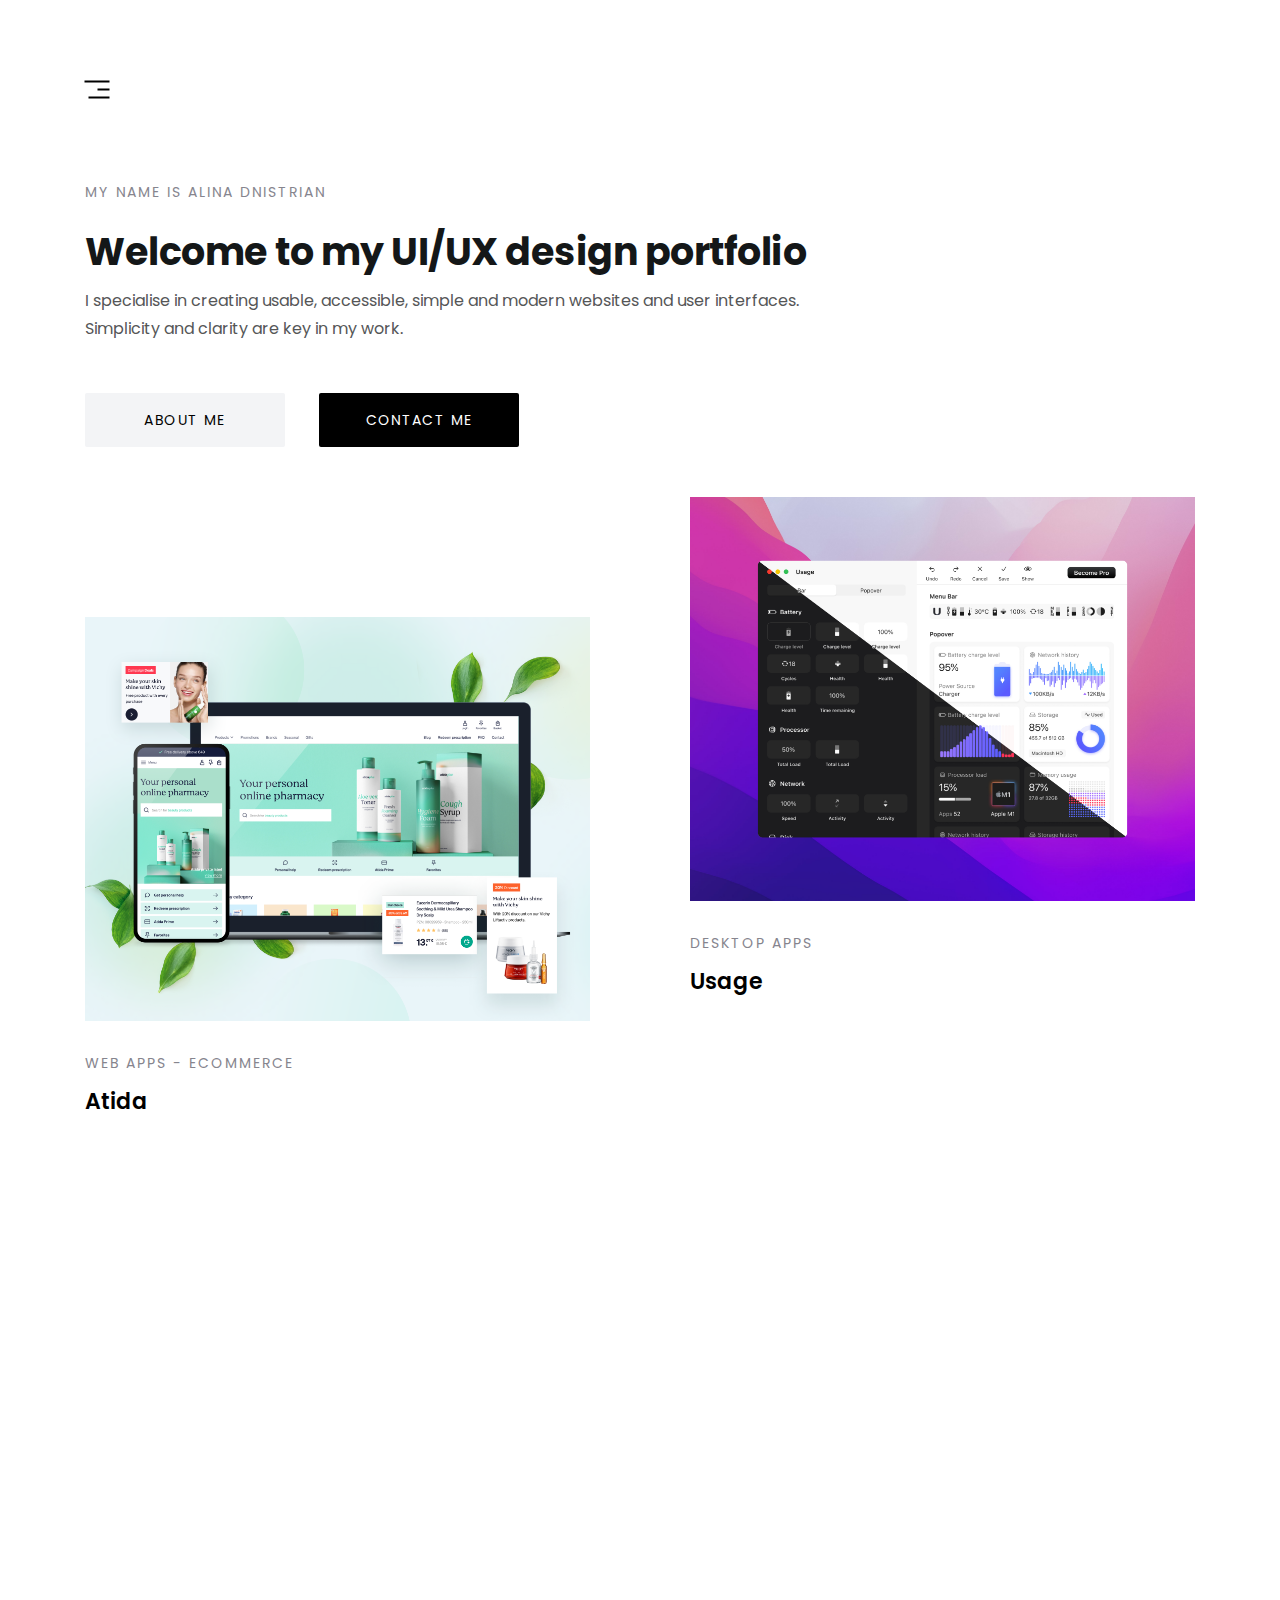
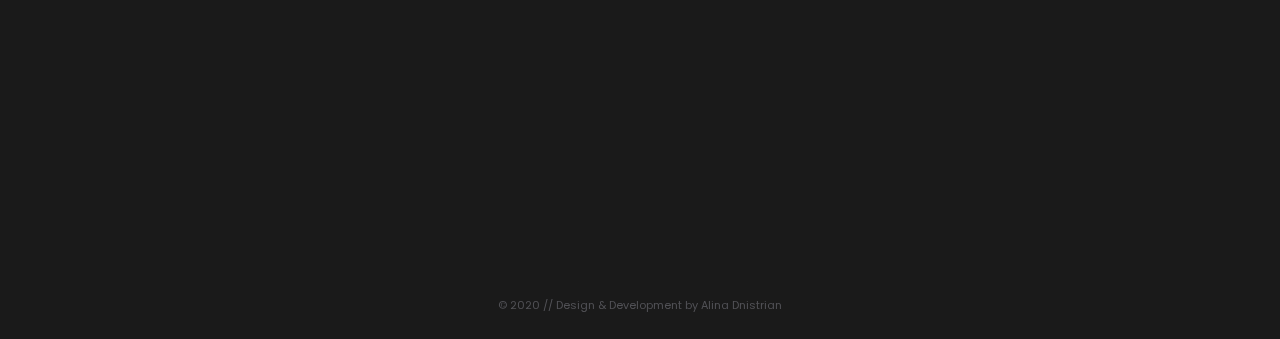
<file: index.html>
<!DOCTYPE html>
<html lang="en">

<head>
    <meta charset="UTF-8">

    <link rel="canonical" href="https://uxalina.com">
    <title>UX/UI Designer - Alina Dnistrian - Amsterdam</title>
    <meta name="description" content="I’m a UI/UX designer living in Amsterdam, passionate about building great products that make people’s lives easier.">
    <meta name="keywords" content="Alina Dnistrian, ui/ux, ui design, ux design, interaction design, user experience, user interface, web design, web designer, mobile apps designer, front-end designer, product design, Amsterdam">
    <meta name="author" content="Alina Dnistrian">
    <meta name="copyright" content="Copyright Alina Dnistrian">

    <meta property="og:url" content="https://uxalina.com">
    <meta property="og:title" content="UX/UI Designer - Alina Dnistrian - Amsterdam">
    <meta property="og:description" content="I’m a UI/UX designer living in Amsterdam, passionate about building great products that make people’s lives easier.">
    <meta property="og:type" content="website">
    <meta property="og:image" content="https://uxalina.com/images/share.jpg">

    <meta name="twitter:card" content="summary">
    <meta name="twitter:title" content="UX/UI Designer - Alina Dnistrian - Amsterdam">
    <meta name="twitter:description" content="I’m a UI/UX designer living in Amsterdam, passionate about building great products that make people’s lives easier.">
    <meta name="twitter:image" content="https://uxalina.com/images/share.jpg">

    <meta name="viewport" content="width=device-width, initial-scale=1, maximum-scale=1, user-scalable=yes">
    <link rel="icon" type="image/x-icon" href="favicon.ico" />
    <link rel="apple-touch-icon" sizes="180x180" href="/apple-touch-icon.png">
    <link rel="icon" type="image/png" sizes="32x32" href="/favicon-32x32.png">
    <link rel="icon" type="image/png" sizes="16x16" href="/favicon-16x16.png">
    <link rel="manifest" href="/site.webmanifest">
    <meta name="theme-color" content="#ffffff">

    <script src="https://ajax.googleapis.com/ajax/libs/jquery/3.5.1/jquery.min.js"></script>
    <script src="https://stackpath.bootstrapcdn.com/bootstrap/4.5.2/js/bootstrap.min.js" integrity="sha384-B4gt1jrGC7Jh4AgTPSdUtOBvfO8shuf57BaghqFfPlYxofvL8/KUEfYiJOMMV+rV" crossorigin="anonymous"></script>
    <link rel="stylesheet" href="https://stackpath.bootstrapcdn.com/bootstrap/4.5.2/css/bootstrap.min.css" integrity="sha384-JcKb8q3iqJ61gNV9KGb8thSsNjpSL0n8PARn9HuZOnIxN0hoP+VmmDGMN5t9UJ0Z" crossorigin="anonymous">

    <link rel="stylesheet" href="css/index.css">
    <link rel="stylesheet" href="css/aos.css">
</head>

<body>

    <!-- NAVBAR -->
    <header id="header">
        <nav class="a-nav" id="nav">
            <div class="container relative">
                <div class="row">
                    <div class="nav-content">
                        <ul>
                            <li class="nav-button selected">
                                <a href="/">
                                    <h2>Portfolio</h2>
                                </a>
                            </li>
                            <li class="nav-button">
                                <a href="about.html">
                                    <h2>About</h2>
                                </a>
                            </li>
                            <li class="nav-button">
                                <a href="contact.html">
                                    <h2>Contacts</h2>
                                </a>
                            </li>
                        </ul>

                        <div class="social-container bottom">
                            <a class="social rounded-circle" href="https://www.linkedin.com/in/alina-dnistrian-985208186/" onclick="onEvent('Linkedin', 'Open', 'Navbar')">
                                <img src="./images/social_icons/Linkedin_white.svg" alt="Linkedin icon">
                            </a>

                            <a class="social rounded-circle" href="https://www.behance.net/alinadnistrian" onclick="onEvent('Behance', 'Open', 'Navbar')">
                                <img src="./images/social_icons/Behance_white.svg" alt="Behance icon">
                            </a>

                            <a class="social rounded-circle" href="https://www.instagram.com/uxalina" onclick="onEvent('Instagram', 'Open', 'Navbar')">
                                <img src="./images/social_icons/Instagram_white.svg" alt="Instagram icon">
                            </a>
                        </div>
                    </div>
                </div>
            </div>
        </nav>

        <div class="container-fluid header-company">
            <div class="container">
                <div class="s20 hidden-md" data-aos="fade-up" data-aos-delay="150">
                    <a class="h2 company" href="/">Alina Dnistrian</a>
                </div>
            </div>
        </div>

        <div class="container header-toggle">
            <button class="a-nav-toggle-button" onclick="onNavbarToggled()" data-aos="fade-up" data-aos-delay="150">
                <div class="a-nav-toggle">
                    <span class="toggle-span sp1"></span>
                    <span class="toggle-span sp2"></span>
                    <span class="toggle-span sp3"></span>
                </div>
            </button>
        </div>
    </header>

    <!-- CONTENT -->
    <div class="container">

        <div class="s50 row">
            <div class="col-md-12">
                <div class="s80 s130-lg" data-aos="fade-up" data-aos-offset="0" data-aos-delay="100">
                    <p class="captions">My name is Alina Dnistrian</p>
                </div>

                <div class="row">
                    <div class="s20 col-12 col-md-10">
                        <p class="h2 h1-lg" data-aos="fade-up" data-aos-offset="0" data-aos-delay="150">Welcome to my UI/UX design portfolio</p>
                    </div>
                </div>

                <div class="row">
                    <div class="col-12" data-aos="fade-up" data-aos-offset="0" data-aos-delay="200">
                        <p>I specialise in creating usable, accessible, simple and modern websites and user interfaces.</p>
                        <p>Simplicity and clarity are key in my work.</p>
                    </div>
                </div>

                <div class="s50 hidden visible-md" data-aos="fade-up" data-aos-delay="200">
                    <a class="a-btn" href="about.html">
                        <button class="b-secondary fix">About me</button>
                    </a>
                    <button class="b-primary fix" data-toggle="modal" data-target="#contactModal" onclick="onEvent('Contact modal', 'Open')">Contact me</button>
                </div>

                <div class="s50 row hidden-md" data-aos="fade-up" data-aos-delay="200">
                    <div class="col-12">
                        <a href="about.html">
                            <button class="b-secondary fix">About me</button>
                        </a>
                    </div>
                    <div class="s20 col-12">
                        <button class="b-primary fix" data-toggle="modal" data-target="#contactModal" onclick="onEvent('Contact modal', 'Open')">Contact me</button>
                    </div>
                </div>
            </div>
        </div>

        <div class="s70-lg row">

            <div class="s100 col-12 col-md-6 proj-container locked" data-aos="fade-up" data-aos-offset="0" data-aos-delay="100">
                <a>
                    <figure class="image">
                        <img src="images/proj_atida.png" alt="Atida">
                    </figure>
                    <p class="s30 captions">Web apps - ECommerce</p>
                    <h3 class="s10">Atida</h3>
                </a>
            </div>

            <div class="s100 col-12 col-md-6 proj-container" data-aos="fade-up" data-aos-offset="0" data-aos-delay="100">
                <a href="https://usage-for-mac-landing.webflow.io/">
                    <figure class="image">
                        <img src="images/proj_usage.png" alt="Usage">
                    </figure>
                    <p class="s30 captions">Desktop Apps</p>
                    <h3 class="s10">Usage</h3>
                </a>
            </div>

            <div class="s100 col-12 col-md-6 proj-container" data-aos="fade-up" data-aos-offset="0" data-aos-delay="100">
                <a href="scooty.html">
                    <figure class="image">
                        <img src="images/proj_scooty.png" alt="Scooter rent iWatch app">
                    </figure>
                    <p class="s30 captions">Smart watch Apps</p>
                    <h3 class="s10">Scooter rent iWatch app</h3>
                </a>
            </div>

            <div class="s100 col-12 col-md-6 proj-container" data-aos="fade-up" data-aos-offset="0" data-aos-delay="100">
                <a href="https://www.behance.net/gallery/88294119/Campaign-management-system" onclick="onEvent('Behance', 'Open', 'CMS case')">
                    <figure class="image">
                        <img src="images/proj_cms.png" alt="Campaign management system">
                    </figure>
                    <p class="s30 captions">Web apps</p>
                    <h3 class="s10">Campaign management system</h3>
                </a>
            </div>

            <div class="s100 col-12 col-md-6 proj-container" data-aos="fade-up" data-aos-offset="100" data-aos-delay="100">
                <a href="https://www.behance.net/gallery/93179153/Food-Delivery-App-UXUI-design" onclick="onEvent('Behance', 'Open', 'Food Delivery case')">
                    <figure class="image">
                        <img src="images/proj_food.png" alt="Food Delivery App">
                    </figure>
                    <p class="s30 captions">Mobile Apps</p>
                    <h3 class="s10">Food Delivery App</h3>
                </a>
            </div>

            <div class="s100 col-12 col-md-6 proj-container" data-aos="fade-up" data-aos-offset="200" data-aos-delay="100">
                <a href="https://www.behance.net/gallery/89624161/Slot-Machine-Games" onclick="onEvent('Behance', 'Open', 'Slot Machine case')">
                    <figure class="image">
                        <img src="images/proj_games.png" alt="Entertainment & Games">
                    </figure>
                    <p class="s30 captions">Mobile landing pages</p>
                    <h3 class="s10">Entertainment & Games</h3>
                </a>
            </div>

            <div class="s100 col-12 col-md-6 proj-container" data-aos="fade-up" data-aos-offset="100" data-aos-delay="100">
                <a href="https://www.behance.net/gallery/76618737/Taxi-app" onclick="onEvent('Behance', 'Open', 'Taxi case')">
                    <figure class="image">
                        <img src="images/proj-taxi.png" alt="Taxi app">
                    </figure>
                    <p class="s30 captions">Mobile Apps</p>
                    <h3 class="s10">Taxi app</h3>
                </a>
            </div>

        </div>
    </div>

    <!-- Modal -->
    <div class="modal fade" id="contactModal" tabindex="-1" role="dialog" aria-labelledby="contactModalLabel" aria-hidden="true">
        <div class="modal-dialog modal-dialog-centered" role="document">
            <div class="modal-content">
                <div class="modal-header">
                    <button type="button" class="close" data-dismiss="modal" aria-label="Close">
                        <span class="cross"></span>
                    </button>
                </div>
                <div class="modal-body">
                    <div class="row">
                        <div class="col-12">
                            <h3>Let's create something valuable together.</h3>
                        </div>

                        <div class="s20 col-12">
                            <p>Feel free to contact me.</p>
                        </div>

                        <div class="s20 col-12">
                            <a href="mailto:alina.dnistrian@gmail.com" onclick="onEvent('Email', 'Open', 'Contact modal')">
                                <button class="b-secondary">EMAIL</button>
                            </a>
                        </div>

                        <div class="s20 col-12">
                            <p>
                                Also, you can contact me on
                                <a href="https://www.linkedin.com/in/alina-dnistrian-985208186/" class="blacklink" onclick="onEvent('Linkedin', 'Open', 'Contact modal text')">LinkedIn</a>
                                and follow me on
                                <a href="https://www.behance.net/alinadnistrian" class="blacklink" onclick="onEvent('Behance', 'Open', 'Contact modal text')">Behance</a>
                                and
                                <a href="https://www.instagram.com/uxalina" class="blacklink" onclick="onEvent('Instagram', 'Open', 'Contact modal text')">Instagram</a>.
                                Thank you.
                            </p>

                            <div class="s10 social-container active centered">
                                <a class="social bright rounded-circle" href="https://www.linkedin.com/in/alina-dnistrian-985208186/" onclick="onEvent('Linkedin', 'Open', 'Contact modal')">
                                    <img src="/images/social_icons/Linkedin_black.svg" alt="Linkedin">
                                </a>

                                <a class="social bright rounded-circle" href="https://www.behance.net/alinadnistrian" onclick="onEvent('Behance', 'Open', 'Contact modal')">
                                    <img src="/images/social_icons/Behance_black.svg" alt="Behance">
                                </a>

                                <a class="social bright rounded-circle" href="https://www.instagram.com/uxalina" onclick="onEvent('Instagram', 'Open', 'Contact modal')">
                                    <img src="/images/social_icons/Instagram_black.svg" alt="Instagram">
                                </a>
                            </div>

                        </div>
                    </div>
                </div>
            </div>
        </div>
    </div>

    <!-- FOOTER -->
    <div class="p1 pb20 s80 s120-md container-fluid footer-back white">
        <div class="container">
            <div class="s60 s120-md row">

                <div class="col-12 col-lg-6" data-aos="fade-up" data-aos-offset="0" data-aos-delay="100">
                    <p class="h3b h3-lg short-text white">Alina Dnistrian</p>
                </div>

                <div class="col-12 col-lg-6">
                    <div class="row">
                        <div class="col-12 col-md-6 col-lg-6 s60 s0-lg" data-aos="fade-up" data-aos-offset="0" data-aos-delay="150">
                            <a class="shadowlink" href="/">Protfolio / Expertise</a>
                            <a class="s15 shadowlink" href="about.html">About me</a>
                            <a class="s15 shadowlink" href="contact.html">Contacts</a>
                        </div>

                        <div class="col-12 col-md-6 col-lg-6 s60 s0-lg" data-aos="fade-up" data-aos-offset="0" data-aos-delay="200">
                            <p class="captions dark-gray">Contacts</p>
                            <a class="s15 shadowlink" href="https://www.linkedin.com/in/alina-dnistrian-985208186/" onclick="onEvent('Linkedin', 'Open', 'Footer')">LinkedIn</a>
                            <a class="s15 shadowlink" href="mailto:alina.dnistrian@gmail.com" onclick="onEvent('Email', 'Open', 'Footer')">alina.dnistrian@gmail.com</a>
                        </div>

                        <div class="col-12 offset-md-6 col-md-6 col-lg-6 s60" data-aos="fade-up" data-aos-offset="0" data-aos-delay="250">
                            <p class="captions dark-gray">Location</p>
                            <a class="s15 shadowlink" href="https://www.google.com/maps/place/Amsterdam" onclick="onEvent('Google maps', 'Open', 'Footer')">Netherlands, Amsterdam</a>
                        </div>
                    </div>
                </div>

            </div>

            <div class="s80 row">
                <p class="col-12 copyright text-center dark-gray">
                    © 2020 // Design & Development by Alina Dnistrian
                </p>
            </div>
        </div>
    </div>

    <script src="scripts/scripts.js"></script>
    <script src="scripts/aos.js"></script>
</body>

</html>
</file>
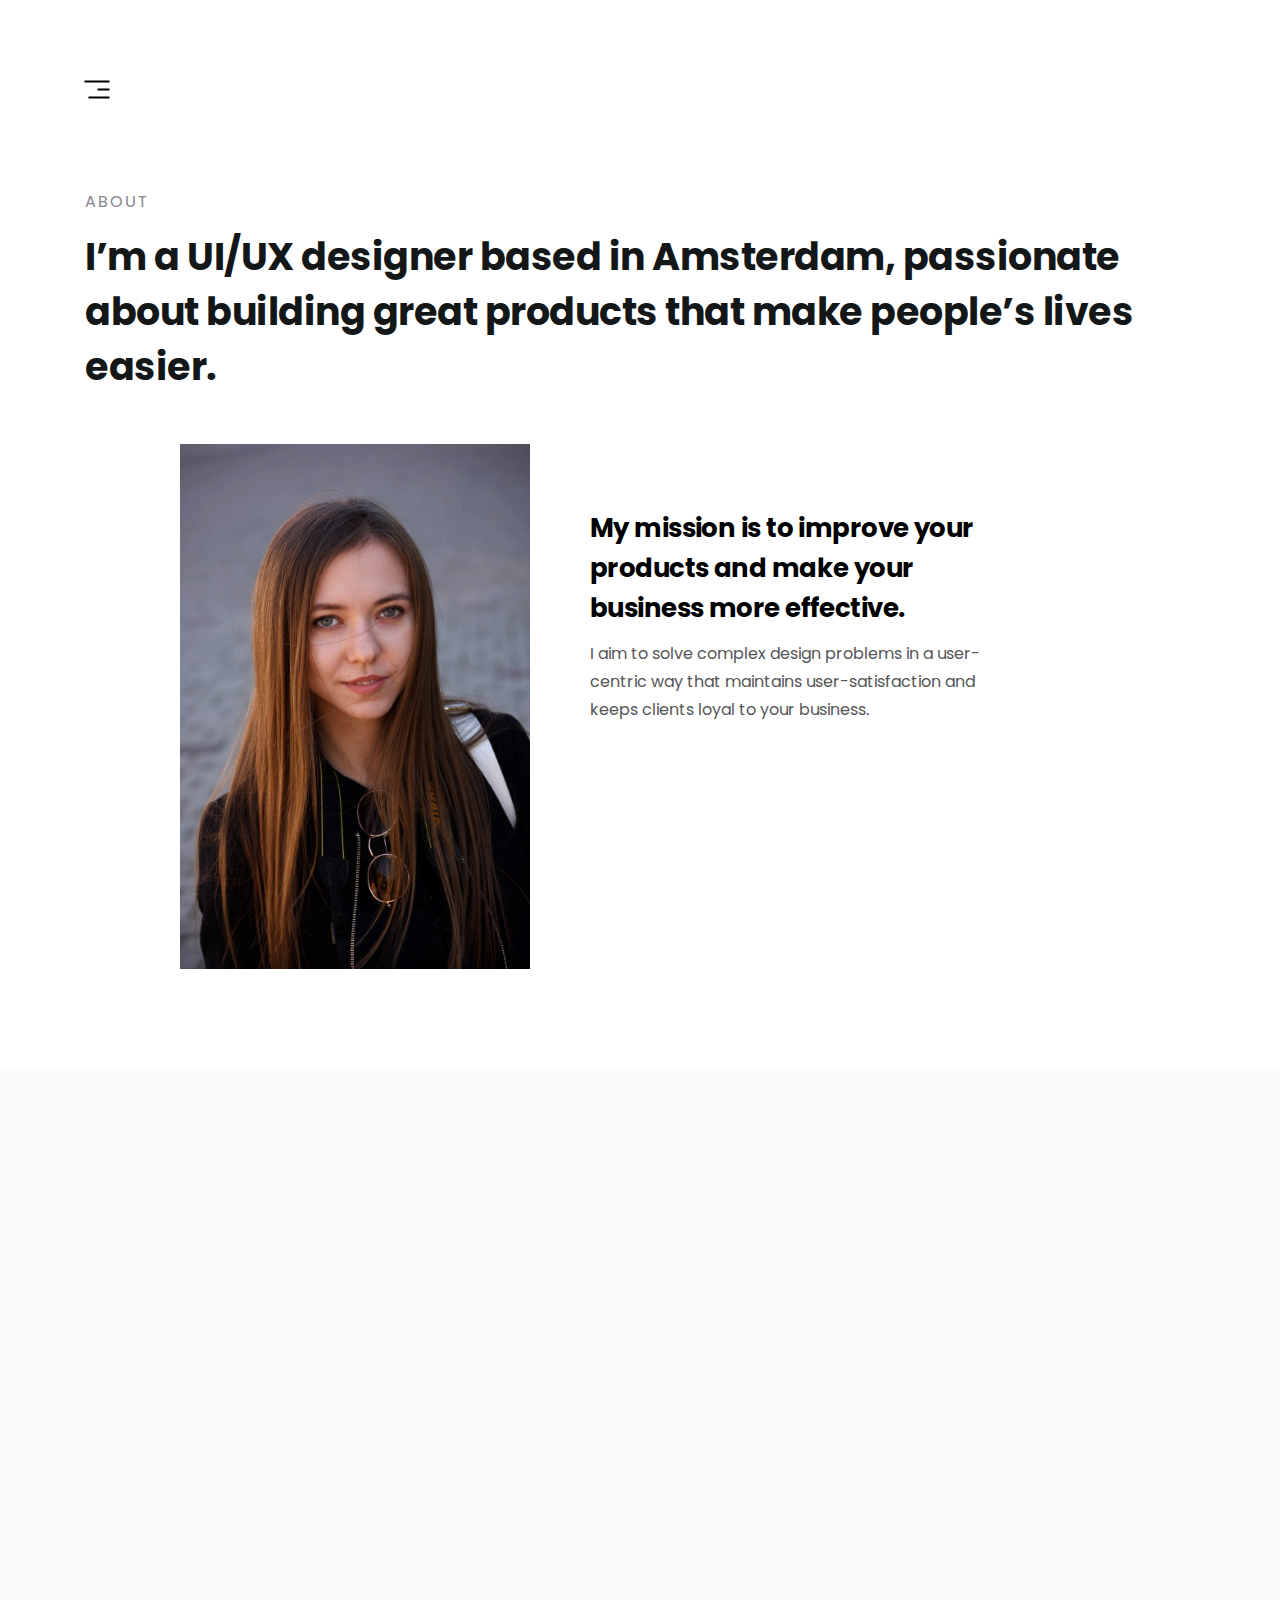
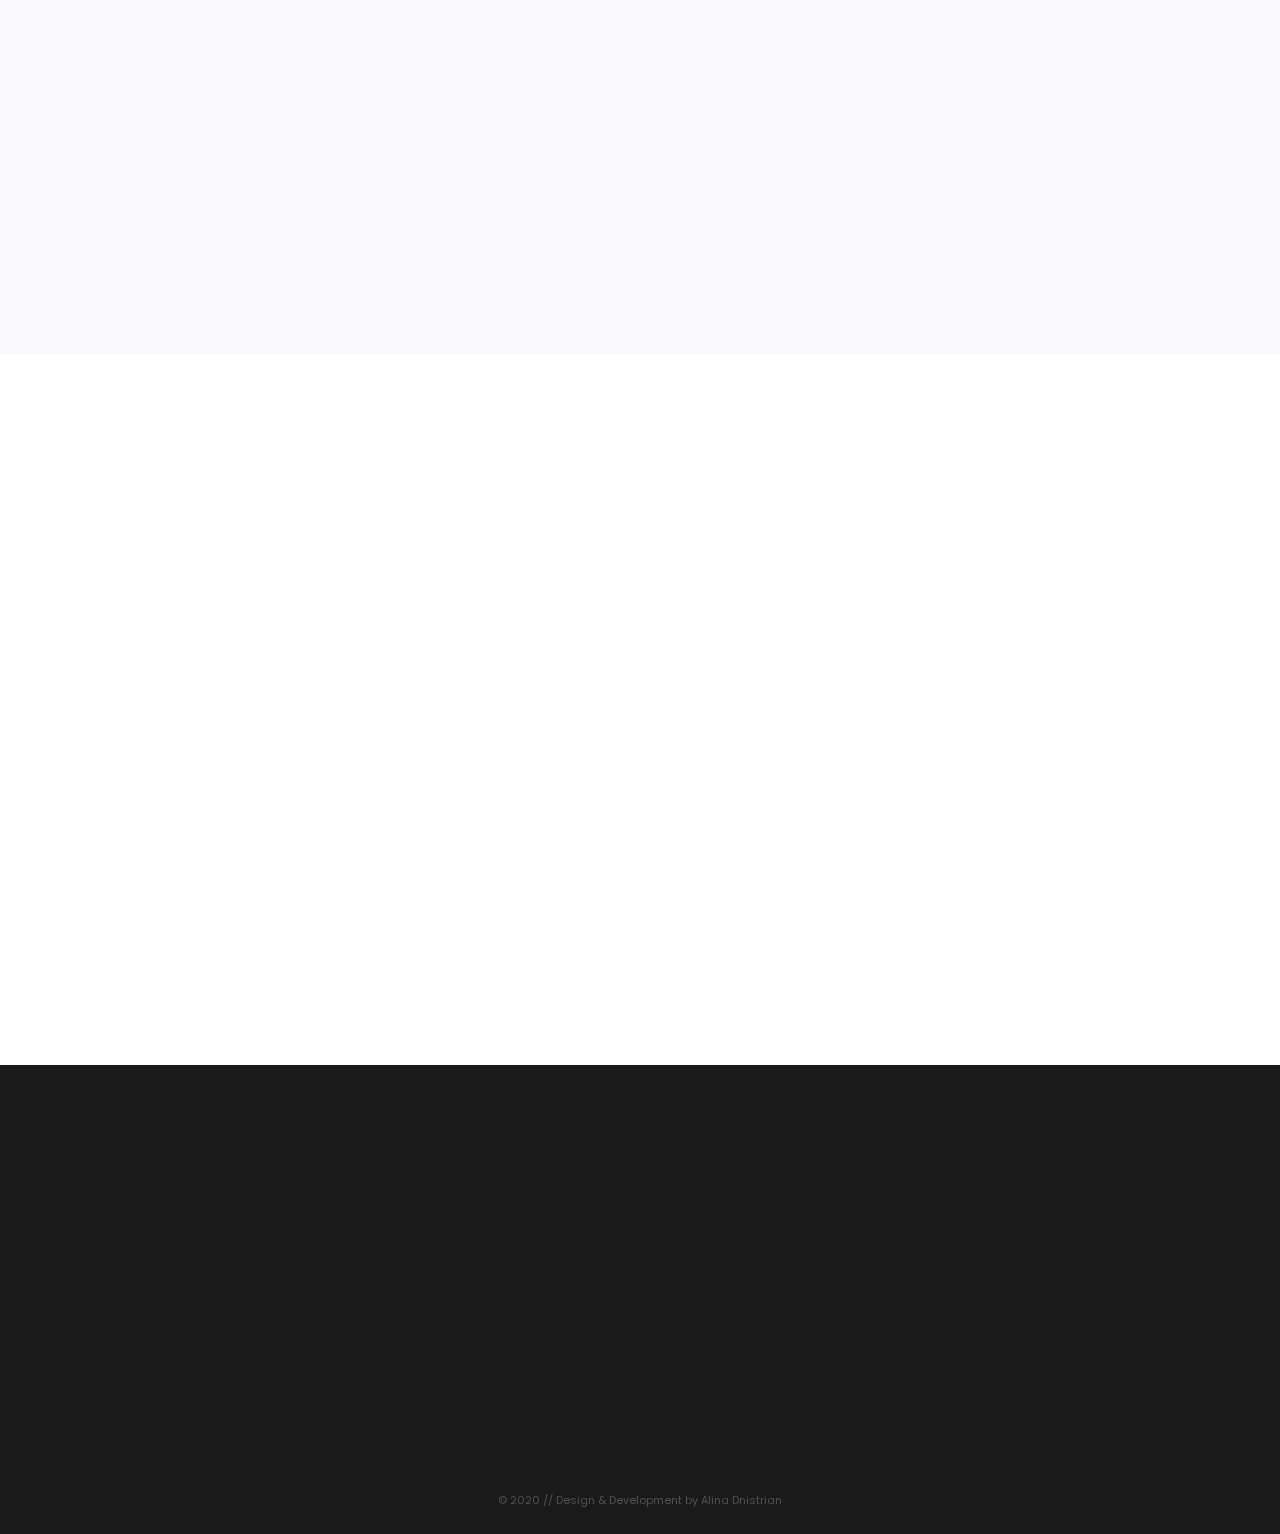
<file: about.html>
<!DOCTYPE html>
<html lang="en">

<head>
    <meta charset="UTF-8">

    <link rel="canonical" href="https://uxalina.com/about.html">
    <title>About - Alina Dnistrian</title>
    <meta name="description" content="I’m a UI/UX designer living in Amsterdam, passionate about building great products that make people’s lives easier.">
    <meta name="keywords" content="Alina Dnistrian, ui/ux, ui design, ux design, interaction design, user experience, user interface, web design, web designer, mobile apps designer, front-end designer, product design, Amsterdam">
    <meta name="author" content="Alina Dnistrian">
    <meta name="copyright" content="Copyright Alina Dnistrian">

    <meta property="og:url" content="https://uxalina.com/about.html">
    <meta property="og:title" content="About - Alina Dnistrian">
    <meta property="og:description" content="I’m a UI/UX designer living in Amsterdam, passionate about building great products that make people’s lives easier.">
    <meta property="og:type" content="website">
    <meta property="og:image" content="https://uxalina.com/images/share.jpg">

    <meta name="twitter:card" content="summary">
    <meta name="twitter:title" content="About - Alina Dnistrian">
    <meta name="twitter:description" content="I’m a UI/UX designer living in Amsterdam, passionate about building great products that make people’s lives easier.">
    <meta name="twitter:image" content="https://uxalina.com/images/share.jpg">

    <meta name="viewport" content="width=device-width, initial-scale=1, maximum-scale=1, user-scalable=yes">
    <link rel="icon" type="image/x-icon" href="favicon.ico" />
    <link rel="apple-touch-icon" sizes="180x180" href="/apple-touch-icon.png">
    <link rel="icon" type="image/png" sizes="32x32" href="/favicon-32x32.png">
    <link rel="icon" type="image/png" sizes="16x16" href="/favicon-16x16.png">
    <link rel="manifest" href="/site.webmanifest">
    <meta name="theme-color" content="#ffffff">

    <script src="https://ajax.googleapis.com/ajax/libs/jquery/3.5.1/jquery.min.js"></script>
    <script src="https://stackpath.bootstrapcdn.com/bootstrap/4.5.2/js/bootstrap.min.js" integrity="sha384-B4gt1jrGC7Jh4AgTPSdUtOBvfO8shuf57BaghqFfPlYxofvL8/KUEfYiJOMMV+rV" crossorigin="anonymous"></script>
    <link rel="stylesheet" href="https://stackpath.bootstrapcdn.com/bootstrap/4.5.2/css/bootstrap.min.css" integrity="sha384-JcKb8q3iqJ61gNV9KGb8thSsNjpSL0n8PARn9HuZOnIxN0hoP+VmmDGMN5t9UJ0Z" crossorigin="anonymous">

    <link rel="stylesheet" href="css/about.css">
    <link rel="stylesheet" href="css/aos.css">
</head>

<body>

    <!-- NAVBAR -->
    <header id="header">
        <nav class="a-nav" id="nav">
            <div class="container relative">
                <div class="row">
                    <div class="nav-content">
                        <ul>
                            <li class="nav-button">
                                <a href="/">
                                    <h2>Portfolio</h2>
                                </a>
                            </li>
                            <li class="nav-button selected">
                                <a href="about.html">
                                    <h2>About</h2>
                                </a>
                            </li>
                            <li class="nav-button">
                                <a href="contact.html">
                                    <h2>Contacts</h2>
                                </a>
                            </li>
                        </ul>

                        <div class="social-container bottom">
                            <a class="social rounded-circle" href="https://www.linkedin.com/in/alina-dnistrian-985208186/" onclick="onEvent('Linkedin', 'Open', 'Navbar')">
                                <img src="./images/social_icons/Linkedin_white.svg" alt="Linkedin icon">
                            </a>

                            <a class="social rounded-circle" href="https://www.behance.net/alinadnistrian" onclick="onEvent('Behance', 'Open', 'Navbar')">
                                <img src="./images/social_icons/Behance_white.svg" alt="Behance icon">
                            </a>

                            <a class="social rounded-circle" href="https://www.instagram.com/uxalina" onclick="onEvent('Instagram', 'Open', 'Navbar')">
                                <img src="./images/social_icons/Instagram_white.svg" alt="Instagram icon">
                            </a>
                        </div>
                    </div>
                </div>
            </div>
        </nav>

        <div class="container-fluid header-company">
            <div class="container">
                <div class="s20 hidden-md" data-aos="fade-up" data-aos-delay="150">
                    <a class="h2 company" href="/">Alina Dnistrian</a>
                </div>
            </div>
        </div>

        <div class="container header-toggle">
            <button class="a-nav-toggle-button" onclick="onNavbarToggled()" data-aos="fade-up" data-aos-delay="150">
                <div class="a-nav-toggle">
                    <span class="toggle-span sp1"></span>
                    <span class="toggle-span sp2"></span>
                    <span class="toggle-span sp3"></span>
                </div>
            </button>
        </div>
    </header>

    <!-- CONTENT -->
    <div class="container floating-padding-bottom">

        <div class="s140 s180-md s190-lg row" data-aos="fade-up" data-aos-offset="0" data-aos-delay="100">
            <div class="col-12">
                <p class="captions-header">About</p>
            </div>
        </div>

        <div class="s20 s15-md row" data-aos="fade-up" data-aos-offset="0" data-aos-delay="200">
            <div class="col-12">
                <p class="h3a h1-lg">
                    I’m a UI/UX designer based in Amsterdam, passionate about building great products that make people’s lives easier.
                </p>
            </div>
        </div>

        <div class="s50 row" data-aos="fade-up" data-aos-offset="0" data-aos-delay="300">
            <div class="col-12 col-md-6 col-lg-4 offset-lg-1">
                <img class="fluid-pic" src="images/Alina.jpg" alt="Alina's photo">
            </div>
            <div class="col-12 col-md-6 col-lg-6 col-xl-5 s60 s0-md relative" data-aos="fade-up" data-aos-offset="100" data-aos-delay="100">
                <div class="mission">
                    <p class="h3a">
                        My mission is to improve your products and make your business more effective.
                    </p>
                    <p class="s12" data-aos="fade-up" data-aos-offset="100" data-aos-delay="150">
                        I aim to solve complex design problems in a user-centric way that maintains user-satisfaction and keeps clients loyal to your business.
                    </p>
                    <p class="s12" data-aos="fade-up" data-aos-offset="100" data-aos-delay="200">
                        My ultimate goal is to find the best solution in design for your business to bring value for your users and increase your bottom line.
                    </p>
                    <div class="row" data-aos="fade-up" data-aos-offset="100" data-aos-delay="250">
                        <div class="col-12 col-md-7 col-xl-6">
                            <button class="s30 b-primary" data-toggle="modal" data-target="#contactModal" onclick="onEvent('Contact modal', 'Open')">Contact me</button>
                        </div>
                    </div>
                </div>
            </div>
        </div>

    </div>

    <div class="floating-padding container-fluid bg-gray">
        <div class="container">

            <div class="row">
                <div class="col-12 col-lg-5" data-aos="fade-up" data-aos-offset="0" data-aos-delay="100">
                    <p class="h3a">
                        My UX design proccess
                    </p>
                </div>
                <div class="hidden visible-md s15 s10-lg col-12 col-lg-6" data-aos="fade-up" data-aos-offset="0" data-aos-delay="100">
                    <p>
                        UX design process can differ from product to product and brand to brand, and that’s okay. What’s important is to find out exactly what works for each company.
                    </p>
                </div>
            </div>

            <div class="s10-md row">
                <div class="s60 col-12 col-md-5 col-lg-3" data-aos="fade-up" data-aos-offset="0" data-aos-delay="200">
                    <p class="captions">STEP 1</p>
                    <h3 class="s10">Business research</h3>
                    <p class="s10">Business research includes a stakeholder interview to find out the requirements from the business.</p>
                </div>
                <div class="s60 col-12 col-md-5 offset-md-1 col-lg-3" data-aos="fade-up" data-aos-offset="0" data-aos-delay="300">
                    <p class="captions">STEP 2</p>
                    <h3 class="s10">User research</h3>
                    <p class="s10">User research can include conducting user interviews, questionnaries, surveys, among other methods.</p>
                </div>
                <div class="s60 col-12 col-md-5 col-lg-3 offset-lg-1" data-aos="fade-up" data-aos-offset="0" data-aos-delay="400">
                    <p class="captions">STEP 3</p>
                    <h3 class="s10">Analisys</h3>
                    <p class="s10">Analysis of all data from research and creation of user persona profile, user journey map, user scenarios and user stories.</p>
                </div>
                <div class="s60 col-12 col-md-5 offset-md-1 col-lg-3 offset-lg-0" data-aos="fade-up" data-aos-offset="0" data-aos-delay="200">
                    <p class="captions">STEP 4</p>
                    <h3 class="s10">Idiation & sketching</h3>
                    <p class="s10">Brainstorming and generating as many ideas as possible, making rough sketches of ideas, gathering screenshots of ideas in a moodboard and the creation of task flows.</p>
                </div>
                <div class="s60 col-12 col-md-5 col-lg-3 offset-lg-1" data-aos="fade-up" data-aos-offset="0" data-aos-delay="300">
                    <p class="captions">STEP 5</p>
                    <h3 class="s10">Design</h3>
                    <p class="s10">This stage usually includes creating information architecture, user flows, low and high-fidelity wireframes and interactive prototypes.</p>
                </div>
                <div class="s60 col-12 col-md-5 offset-md-1 col-lg-3" data-aos="fade-up" data-aos-offset="0" data-aos-delay="400">
                    <p class="captions">STEP 6</p>
                    <h3 class="s10">Testing</h3>
                    <p class="s10">Testing prototypes with the help of real users, collecting their feedback and refining the design (ideas can be tested at any stage and instantly improved).</p>
                </div>
            </div>

        </div>
    </div>

    <div class="container floating-padding">
        <div class="row">
            <div class="col-12 col-lg-4" data-aos="fade-up" data-aos-offset="0" data-aos-delay="100">
                <p class="h3a">Expertise</p>
            </div>
            <div class="col-12 col-lg-8 row">
                <div class="s60 s0-lg col-12 col-md-6" data-aos="fade-up" data-aos-offset="0" data-aos-delay="100">
                    <h3>UX Design</h3>
                    <p class="s10">Stakeholder interview</p>
                    <p>User research</p>
                    <p>Market research</p>
                    <p>Competitive analysis</p>
                    <p>User persona</p>
                    <p>User Journey Map</p>
                </div>
                <div class="s60 s0-lg col-12 col-md-6" data-aos="fade-up" data-aos-offset="0" data-aos-delay="200">
                    <h3>UI Design</h3>
                    <p class="s10">Rough sketches</p>
                    <p>Information architecture</p>
                    <p>Material & HI guidlines</p>
                    <p>Wireframes</p>
                    <p>Interactive prototypes</p>
                    <p>Hi-fidelity mockups</p>
                    <p>Simple animation</p>
                </div>
                <div class="s60 col-12 col-md-6" data-aos="fade-up" data-aos-offset="0" data-aos-delay="300">
                    <h3>Tools</h3>
                    <p class="s10">Pen & paper</p>
                    <p>Axure</p>
                    <p>Miro</p>
                    <p>Figma/Sketch</p>
                    <p>Adobe Photoshop</p>
                    <p>Principle</p>
                </div>
                <div class="s60 col-12 col-md-6" data-aos="fade-up" data-aos-offset="0" data-aos-delay="400">
                    <h3>Methodologies</h3>
                    <p class="s10">Double Diamond Design Process</p>
                    <p>Design Thinking</p>
                    <p>Agile</p>
                </div>
            </div>
        </div>
    </div>

    <!-- Modal -->
    <div class="modal fade" id="contactModal" tabindex="-1" role="dialog" aria-labelledby="contactModalLabel" aria-hidden="true">
        <div class="modal-dialog modal-dialog-centered" role="document">
            <div class="modal-content">
                <div class="modal-header">
                    <button type="button" class="close" data-dismiss="modal" aria-label="Close">
                        <span class="cross"></span>
                    </button>
                </div>
                <div class="modal-body">
                    <div class="row">
                        <div class="col-12">
                            <h3>Let's create something valuable together.</h3>
                        </div>

                        <div class="s20 col-12">
                            <p>Feel free to contact me.</p>
                        </div>

                        <div class="s20 col-12">
                            <a href="mailto:alina.dnistrian@gmail.com" onclick="onEvent('Email', 'Open', 'Contact modal')">
                                <button class="b-secondary">EMAIL</button>
                            </a>
                        </div>

                        <div class="s20 col-12">
                            <p>
                                Also, you can contact me on
                                <a href="https://www.linkedin.com/in/alina-dnistrian-985208186/" class="blacklink" onclick="onEvent('Linkedin', 'Open', 'Contact modal text')">LinkedIn</a>
                                and follow me on
                                <a href="https://www.behance.net/alinadnistrian" class="blacklink" onclick="onEvent('Behance', 'Open', 'Contact modal text')">Behance</a>
                                and
                                <a href="https://www.instagram.com/uxalina" class="blacklink" onclick="onEvent('Instagram', 'Open', 'Contact modal text')">Instagram</a>.
                                Thank you.
                            </p>

                            <div class="s10 social-container active centered">
                                <a class="social bright rounded-circle" href="https://www.linkedin.com/in/alina-dnistrian-985208186/" onclick="onEvent('Linkedin', 'Open', 'Contact modal')">
                                    <img src="/images/social_icons/Linkedin_black.svg" alt="Linkedin">
                                </a>

                                <a class="social bright rounded-circle" href="https://www.behance.net/alinadnistrian" onclick="onEvent('Behance', 'Open', 'Contact modal')">
                                    <img src="/images/social_icons/Behance_black.svg" alt="Behance">
                                </a>

                                <a class="social bright rounded-circle" href="https://www.instagram.com/uxalina" onclick="onEvent('Instagram', 'Open', 'Contact modal')">
                                    <img src="/images/social_icons/Instagram_black.svg" alt="Instagram">
                                </a>
                            </div>

                        </div>
                    </div>
                </div>
            </div>
        </div>
    </div>

    <!-- FOOTER -->
    <div class="floating-padding pb20 container-fluid footer-back white">
        <div class="container">
            <div class="row">

                <div class="col-12 col-lg-6" data-aos="fade-up" data-aos-offset="0" data-aos-delay="100">
                    <p class="h3b h3-lg short-text white">Alina Dnistrian</p>
                </div>

                <div class="col-12 col-lg-6">
                    <div class="row">
                        <div class="col-12 col-md-6 col-lg-6 s60 s0-lg" data-aos="fade-up" data-aos-offset="0" data-aos-delay="150">
                            <a class="shadowlink" href="/">Protfolio / Expertise</a>
                            <a class="s15 shadowlink" href="about.html">About me</a>
                            <a class="s15 shadowlink" href="contact.html">Contacts</a>
                        </div>

                        <div class="col-12 col-md-6 col-lg-6 s60 s0-lg" data-aos="fade-up" data-aos-offset="0" data-aos-delay="200">
                            <p class="captions dark-gray">Contacts</p>
                            <a class="s15 shadowlink" href="https://www.linkedin.com/in/alina-dnistrian-985208186/" onclick="onEvent('Linkedin', 'Open', 'Footer')">LinkedIn</a>
                            <a class="s15 shadowlink" href="mailto:alina.dnistrian@gmail.com" onclick="onEvent('Email', 'Open', 'Footer')">alina.dnistrian@gmail.com</a>
                        </div>

                        <div class="col-12 offset-md-6 col-md-6 col-lg-6 s60" data-aos="fade-up" data-aos-offset="0" data-aos-delay="250">
                            <p class="captions dark-gray">Location</p>
                            <a class="s15 shadowlink" href="https://www.google.com/maps/place/Amsterdam" onclick="onEvent('Google maps', 'Open', 'Footer')">Netherlands, Amsterdam</a>
                        </div>
                    </div>
                </div>

            </div>

            <div class="s80 row">
                <p class="col-12 copyright text-center dark-gray">
                    © 2020 // Design & Development by Alina Dnistrian
                </p>
            </div>
        </div>
    </div>

    <script src="scripts/scripts.js"></script>
    <script src="scripts/aos.js"></script>
</body>

</html>
</file>
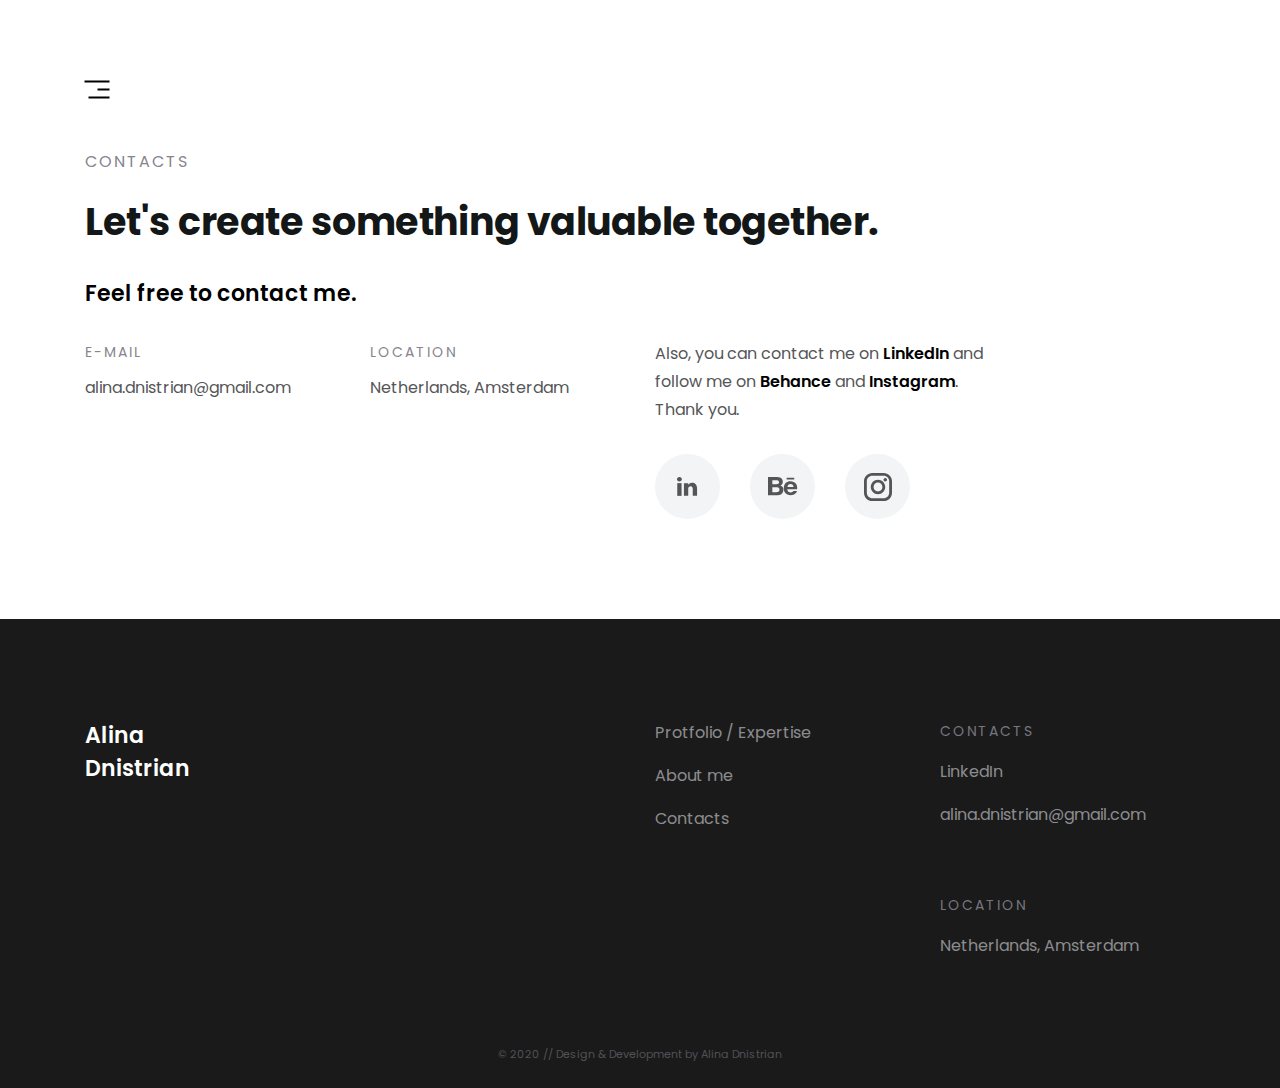
<file: contact.html>
<!DOCTYPE html>
<html lang="en">

<head>
    <meta charset="UTF-8">

    <link rel="canonical" href="https://uxalina.com/contact.html">
    <title>Contacts - Alina Dnistrian</title>
    <meta name="description" content="I’m a UI/UX designer living in Amsterdam, passionate about building great products that make people’s lives easier.">
    <meta name="keywords" content="Alina Dnistrian, ui/ux, ui design, ux design, interaction design, user experience, user interface, web design, web designer, mobile apps designer, front-end designer, product design, Amsterdam">
    <meta name="author" content="Alina Dnistrian">
    <meta name="copyright" content="Copyright Alina Dnistrian">

    <meta property="og:url" content="https://uxalina.com/contact.html">
    <meta property="og:title" content="Contacts - Alina Dnistrian">
    <meta property="og:description" content="I’m a UI/UX designer living in Amsterdam, passionate about building great products that make people’s lives easier.">
    <meta property="og:type" content="website">
    <meta property="og:image" content="https://uxalina.com/images/share.jpg">

    <meta name="twitter:card" content="summary">
    <meta name="twitter:title" content="Contacts - Alina Dnistrian">
    <meta name="twitter:description" content="I’m a UI/UX designer living in Amsterdam, passionate about building great products that make people’s lives easier.">
    <meta name="twitter:image" content="https://uxalina.com/images/share.jpg">

    <meta name="viewport" content="width=device-width, initial-scale=1, maximum-scale=1, user-scalable=yes">
    <link rel="icon" type="image/x-icon" href="favicon.ico" />
    <link rel="apple-touch-icon" sizes="180x180" href="/apple-touch-icon.png">
    <link rel="icon" type="image/png" sizes="32x32" href="/favicon-32x32.png">
    <link rel="icon" type="image/png" sizes="16x16" href="/favicon-16x16.png">
    <link rel="manifest" href="/site.webmanifest">
    <meta name="theme-color" content="#ffffff">

    <script src="https://ajax.googleapis.com/ajax/libs/jquery/3.5.1/jquery.min.js"></script>
    <script src="https://stackpath.bootstrapcdn.com/bootstrap/4.5.2/js/bootstrap.min.js" integrity="sha384-B4gt1jrGC7Jh4AgTPSdUtOBvfO8shuf57BaghqFfPlYxofvL8/KUEfYiJOMMV+rV" crossorigin="anonymous"></script>
    <link rel="stylesheet" href="https://stackpath.bootstrapcdn.com/bootstrap/4.5.2/css/bootstrap.min.css" integrity="sha384-JcKb8q3iqJ61gNV9KGb8thSsNjpSL0n8PARn9HuZOnIxN0hoP+VmmDGMN5t9UJ0Z" crossorigin="anonymous">

    <link rel="stylesheet" href="css/contact.css">
    <link rel="stylesheet" href="css/aos.css">
</head>

<body>

    <!-- NAVBAR -->
    <header id="header">
        <nav class="a-nav" id="nav">
            <div class="container relative">
                <div class="row">
                    <div class="nav-content">
                        <ul>
                            <li class="nav-button">
                                <a href="/">
                                    <h2>Portfolio</h2>
                                </a>
                            </li>
                            <li class="nav-button">
                                <a href="about.html">
                                    <h2>About</h2>
                                </a>
                            </li>
                            <li class="nav-button selected">
                                <a href="contact.html">
                                    <h2>Contacts</h2>
                                </a>
                            </li>
                        </ul>

                        <div class="social-container bottom">
                            <a class="social rounded-circle" href="https://www.linkedin.com/in/alina-dnistrian-985208186/" onclick="onEvent('Linkedin', 'Open', 'Navbar')">
                                <img src="./images/social_icons/Linkedin_white.svg" alt="Linkedin icon">
                            </a>

                            <a class="social rounded-circle" href="https://www.behance.net/alinadnistrian" onclick="onEvent('Behance', 'Open', 'Navbar')">
                                <img src="./images/social_icons/Behance_white.svg" alt="Behance icon">
                            </a>

                            <a class="social rounded-circle" href="https://www.instagram.com/uxalina" onclick="onEvent('Instagram', 'Open', 'Navbar')">
                                <img src="./images/social_icons/Instagram_white.svg" alt="Instagram icon">
                            </a>
                        </div>
                    </div>
                </div>
            </div>
        </nav>

        <div class="container-fluid header-company">
            <div class="container">
                <div class="s20 hidden-md" data-aos="fade-up" data-aos-delay="150">
                    <a class="h2 company" href="/">Alina Dnistrian</a>
                </div>
            </div>
        </div>

        <div class="container header-toggle">
            <button class="a-nav-toggle-button" onclick="onNavbarToggled()" data-aos="fade-up" data-aos-delay="150">
                <div class="a-nav-toggle">
                    <span class="toggle-span sp1"></span>
                    <span class="toggle-span sp2"></span>
                    <span class="toggle-span sp3"></span>
                </div>
            </button>
        </div>
    </header>

    <!-- CONTENT -->
    <div class="container floating-padding">

        <div class="s50 row" data-aos="fade-up" data-aos-offset="0" data-aos-delay="100">
            <div class="col-12">
                <h3 class="captions-header">Contacts</h3>
            </div>
        </div>

        <div class="s20 row" data-aos="fade-up" data-aos-offset="0" data-aos-delay="200">
            <div class="col-12">
                <p class="h2 h1-lg">Let's create something valuable together.</p>
            </div>
        </div>

        <div class="s20 row" data-aos="fade-up" data-aos-offset="0" data-aos-delay="300">
            <div class="col-12">
                <h3>Feel free to contact me.</h3>
            </div>
        </div>

        <div class="s30 row">
            <div class="col-12 col-md-5 col-lg-3" data-aos="fade-up" data-aos-offset="0" data-aos-delay="400">
                <p class="captions">e-mail</p>
                <a class="s10 graylink" href="mailto:alina.dnistrian@gmail.com" onclick="onEvent('Email', 'Open', 'Contact page')">alina.dnistrian@gmail.com</a>
            </div>
            <div class="col-12 col-md-7 col-lg-3 s30 s0-md" data-aos="fade-up" data-aos-offset="0" data-aos-delay="500">
                <p class="captions">location</p>
                <a class="s10 graylink" href="https://www.google.com/maps/place/Amsterdam" onclick="onEvent('Google maps', 'Open', 'Contact page')">Netherlands, Amsterdam</a>
            </div>
            <div class="col-12 col-lg-4 s30 s0-lg">
                <p data-aos="fade-up" data-aos-offset="0" data-aos-delay="600">
                    Also, you can contact me on
                    <a href="https://www.linkedin.com/in/alina-dnistrian-985208186/" class="blacklink" onclick="onEvent('Linkedin', 'Open', 'Contact page text')">LinkedIn</a>
                    and follow me on
                    <a href="https://www.behance.net/alinadnistrian" class="blacklink" onclick="onEvent('Behance', 'Open', 'Contact page text')">Behance</a>
                    and
                    <a href="https://www.instagram.com/uxalina" class="blacklink" onclick="onEvent('Instagram', 'Open', 'Contact page text')">Instagram</a>.
                    Thank you.
                </p>

                <div class="social-container active centered-mobile" data-aos="fade-up" data-aos-offset="0" data-aos-delay="700">
                    <a class="social bright rounded-circle" href="https://www.linkedin.com/in/alina-dnistrian-985208186/" onclick="onEvent('Linkedin', 'Open', 'Contact page')">
                        <img src="/images/social_icons/Linkedin_black.svg" alt="Linkedin">
                    </a>

                    <a class="social bright rounded-circle" href="https://www.behance.net/alinadnistrian" onclick="onEvent('Behance', 'Open', 'Contact page')">
                        <img src="/images/social_icons/Behance_black.svg" alt="Behance">
                    </a>

                    <a class="social bright rounded-circle" href="https://www.instagram.com/uxalina" onclick="onEvent('Instagram', 'Open', 'Contact page')">
                        <img src="/images/social_icons/Instagram_black.svg" alt="Instagram">
                    </a>
                </div>

            </div>
        </div>

    </div>

    <!-- FOOTER -->
    <div class="floating-padding pb20 container-fluid footer-back white">
        <div class="container">
            <div class="row">

                <div class="col-12 col-lg-6" data-aos="fade-up" data-aos-offset="0" data-aos-delay="100">
                    <p class="h3b h3-lg short-text white">Alina Dnistrian</p>
                </div>

                <div class="col-12 col-lg-6">
                    <div class="row">
                        <div class="col-12 col-md-6 col-lg-6 s60 s0-lg" data-aos="fade-up" data-aos-offset="0" data-aos-delay="150">
                            <a class="shadowlink" href="/">Protfolio / Expertise</a>
                            <a class="s15 shadowlink" href="about.html">About me</a>
                            <a class="s15 shadowlink" href="contact.html">Contacts</a>
                        </div>

                        <div class="col-12 col-md-6 col-lg-6 s60 s0-lg" data-aos="fade-up" data-aos-offset="0" data-aos-delay="200">
                            <p class="captions dark-gray">Contacts</p>
                            <a class="s15 shadowlink" href="https://www.linkedin.com/in/alina-dnistrian-985208186/" onclick="onEvent('Linkedin', 'Open', 'Footer')">LinkedIn</a>
                            <a class="s15 shadowlink" href="mailto:alina.dnistrian@gmail.com" onclick="onEvent('Email', 'Open', 'Footer')">alina.dnistrian@gmail.com</a>
                        </div>

                        <div class="col-12 offset-md-6 col-md-6 col-lg-6 s60" data-aos="fade-up" data-aos-offset="0" data-aos-delay="250">
                            <p class="captions dark-gray">Location</p>
                            <a class="s15 shadowlink" href="https://www.google.com/maps/place/Amsterdam" onclick="onEvent('Google maps', 'Open', 'Footer')">Netherlands, Amsterdam</a>
                        </div>
                    </div>
                </div>

            </div>

            <div class="s80 row">
                <p class="col-12 copyright text-center dark-gray">
                    © 2020 // Design & Development by Alina Dnistrian
                </p>
            </div>
        </div>
    </div>

    <script src="scripts/scripts.js"></script>
    <script src="scripts/aos.js"></script>
</body>

</html>
</file>
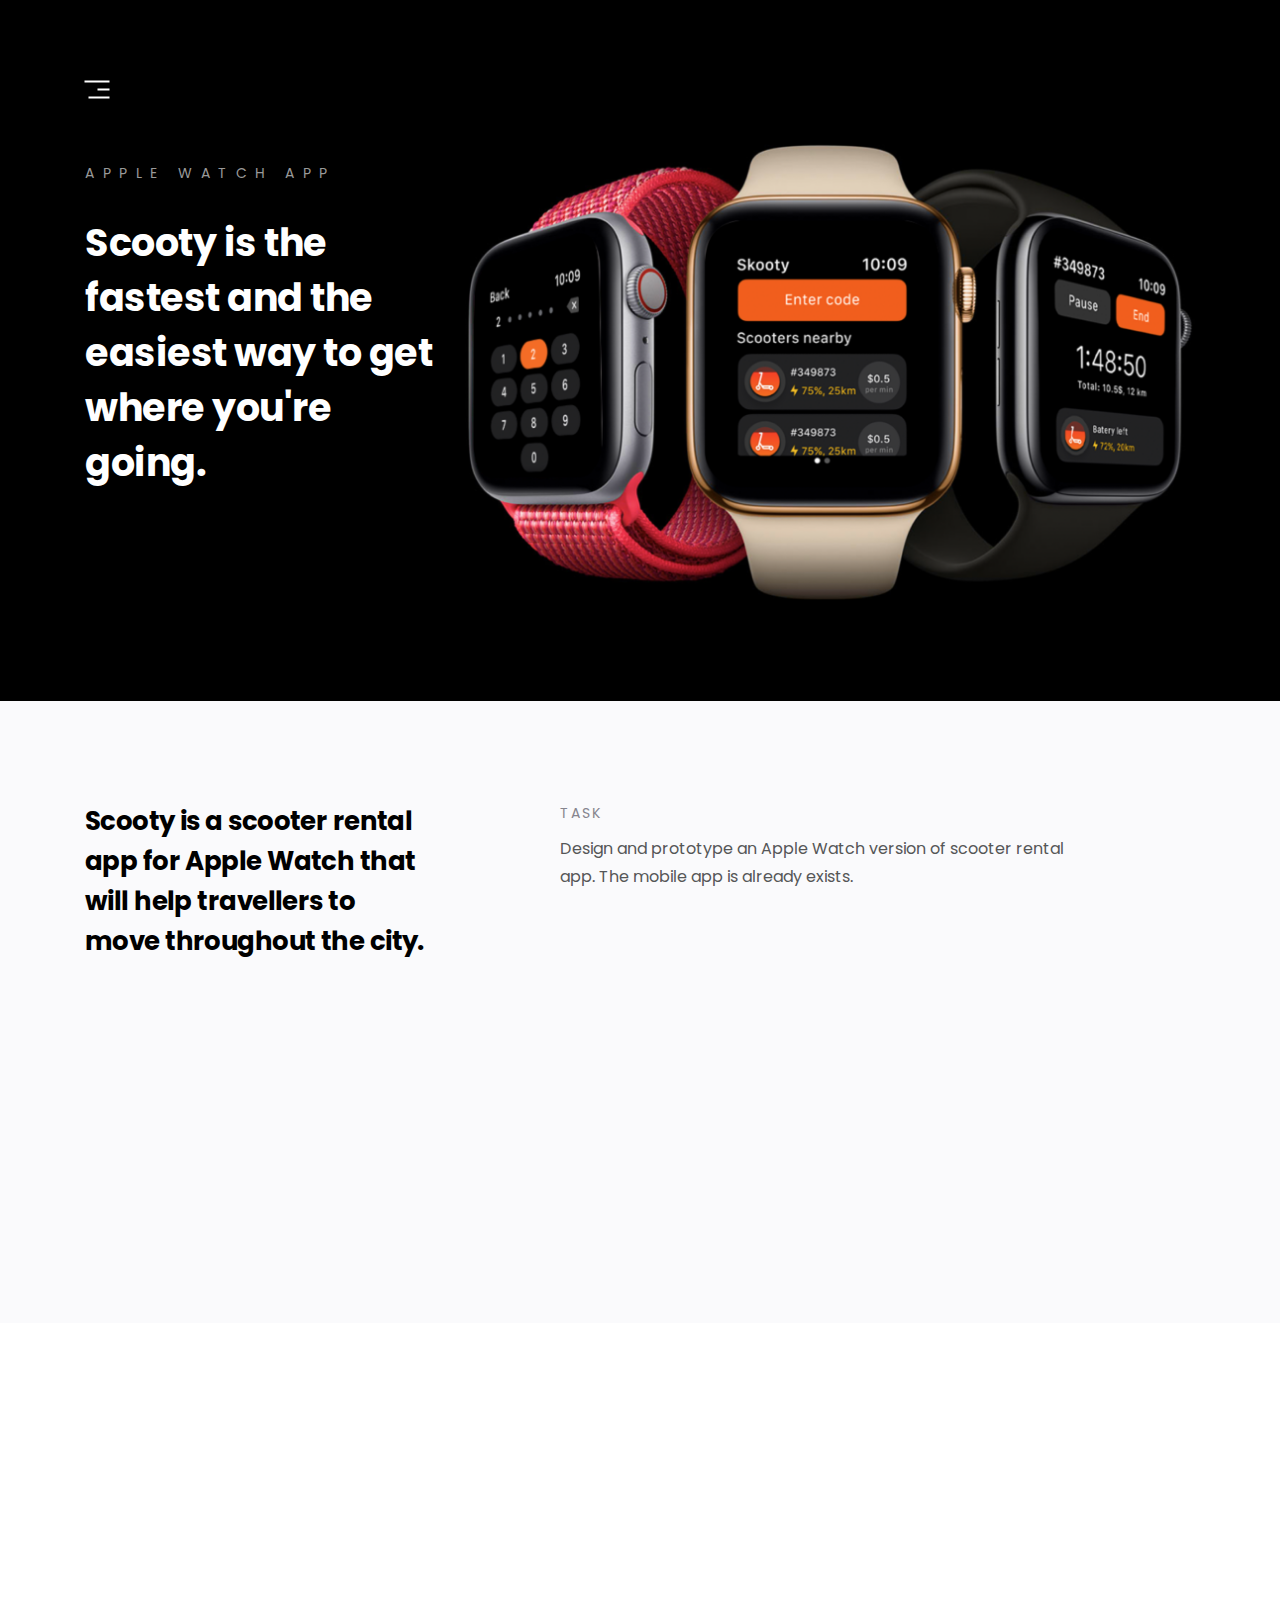
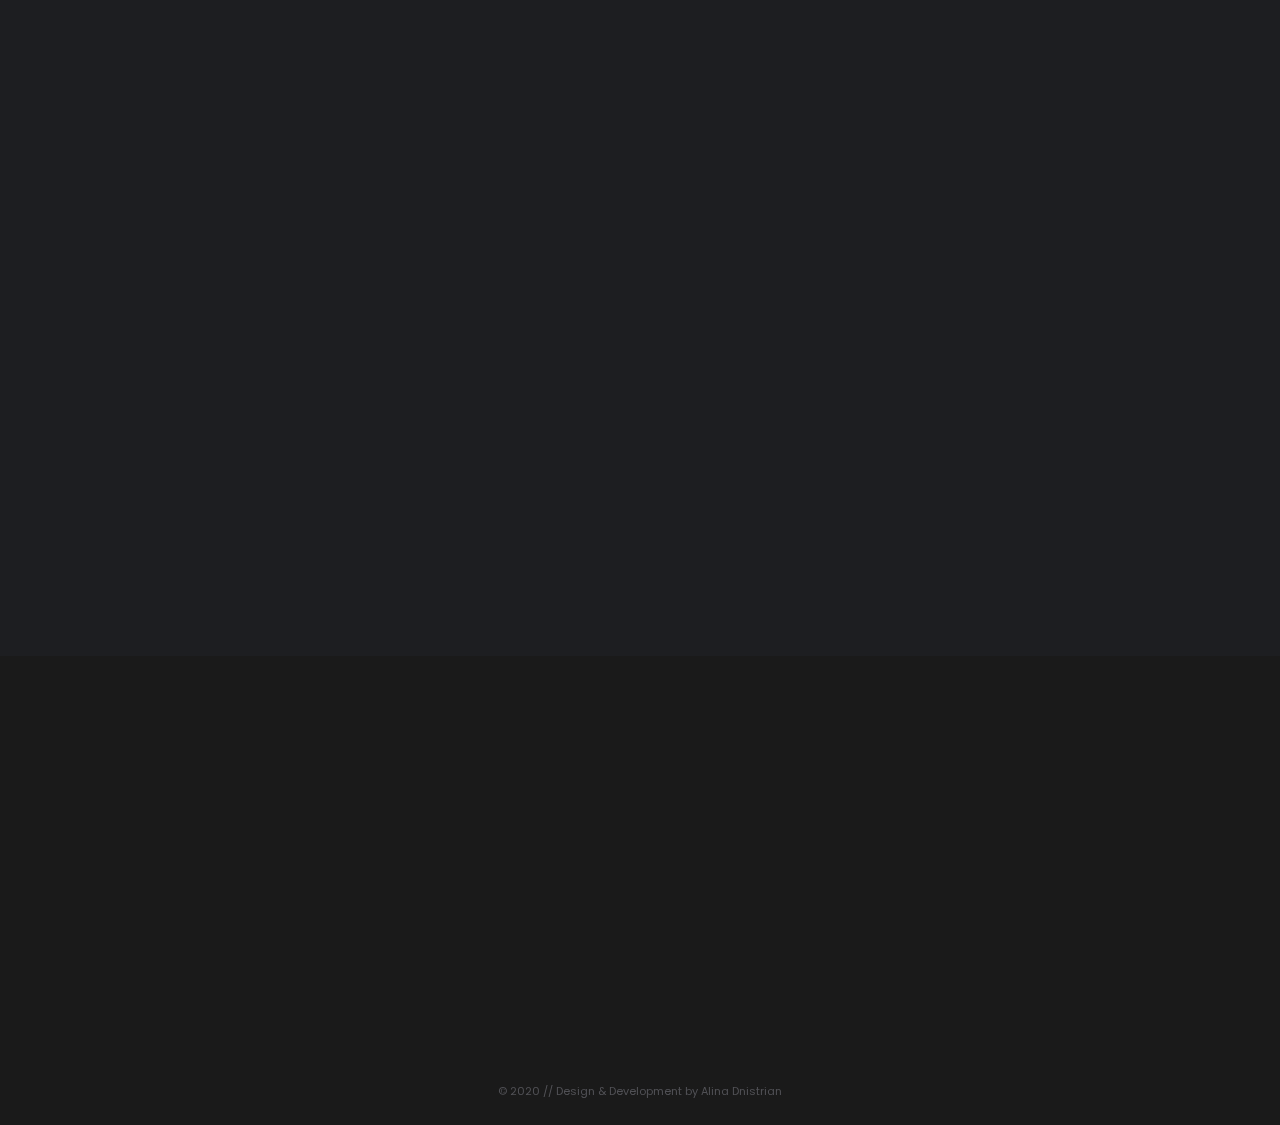
<file: scooty.html>
<!DOCTYPE html>
<html lang="en">

<head>
    <meta charset="UTF-8">

    <link rel="canonical" href="https://uxalina.com/scooty.html">
    <title>Scooty case - Alina Dnistrian</title>
    <meta name="description" content="I’m a UI/UX designer living in Amsterdam, passionate about building great products that make people’s lives easier.">
    <meta name="keywords" content="Alina Dnistrian, ui/ux, ui design, ux design, interaction design, user experience, user interface, web design, web designer, mobile apps designer, front-end designer, product design, Amsterdam">
    <meta name="author" content="Alina Dnistrian">
    <meta name="copyright" content="Copyright Alina Dnistrian">

    <meta property="og:url" content="https://uxalina.com/scooty.html">
    <meta property="og:title" content="Scooty case - Alina Dnistrian">
    <meta property="og:description" content="I’m a UI/UX designer living in Amsterdam, passionate about building great products that make people’s lives easier.">
    <meta property="og:type" content="website">
    <meta property="og:image" content="https://uxalina.com/images/share.jpg">

    <meta name="twitter:card" content="summary">
    <meta name="twitter:title" content="Scooty case - Alina Dnistrian">
    <meta name="twitter:description" content="I’m a UI/UX designer living in Amsterdam, passionate about building great products that make people’s lives easier.">
    <meta name="twitter:image" content="https://uxalina.com/images/share.jpg">

    <meta name="viewport" content="width=device-width, initial-scale=1, user-scalable=yes">
    <link rel="icon" type="image/x-icon" href="favicon.ico" />
    <link rel="apple-touch-icon" sizes="180x180" href="/apple-touch-icon.png">
    <link rel="icon" type="image/png" sizes="32x32" href="/favicon-32x32.png">
    <link rel="icon" type="image/png" sizes="16x16" href="/favicon-16x16.png">
    <link rel="manifest" href="/site.webmanifest">
    <meta name="theme-color" content="#ffffff">

    <script src="https://ajax.googleapis.com/ajax/libs/jquery/3.5.1/jquery.min.js"></script>
    <script src="https://stackpath.bootstrapcdn.com/bootstrap/4.5.2/js/bootstrap.min.js" integrity="sha384-B4gt1jrGC7Jh4AgTPSdUtOBvfO8shuf57BaghqFfPlYxofvL8/KUEfYiJOMMV+rV" crossorigin="anonymous"></script>
    <link rel="stylesheet" href="https://stackpath.bootstrapcdn.com/bootstrap/4.5.2/css/bootstrap.min.css" integrity="sha384-JcKb8q3iqJ61gNV9KGb8thSsNjpSL0n8PARn9HuZOnIxN0hoP+VmmDGMN5t9UJ0Z" crossorigin="anonymous">

    <link rel="stylesheet" href="css/scooty.css">
    <link rel="stylesheet" href="css/aos.css">
</head>

<body>

    <!-- NAVBAR -->
    <header id="header">
        <nav class="a-nav" id="nav">
            <div class="container relative">
                <div class="row">
                    <div class="nav-content">
                        <ul>
                            <li class="nav-button selected">
                                <a href="/">
                                    <h2>Portfolio</h2>
                                </a>
                            </li>
                            <li class="nav-button selected selected-sub-menu">
                                <a href="scooty.html">
                                    <h2>Scooty case</h2>
                                </a>
                            </li>
                            <li class="nav-button">
                                <a href="about.html">
                                    <h2>About</h2>
                                </a>
                            </li>
                            <li class="nav-button">
                                <a href="contact.html">
                                    <h2>Contacts</h2>
                                </a>
                            </li>
                        </ul>

                        <div class="social-container bottom">
                            <a class="social rounded-circle" href="https://www.linkedin.com/in/alina-dnistrian-985208186/" onclick="onEvent('Linkedin', 'Open', 'Navbar')">
                                <img src="./images/social_icons/Linkedin_white.svg" alt="Linkedin icon">
                            </a>

                            <a class="social rounded-circle" href="https://www.behance.net/alinadnistrian" onclick="onEvent('Behance', 'Open', 'Navbar')">
                                <img src="./images/social_icons/Behance_white.svg" alt="Behance icon">
                            </a>

                            <a class="social rounded-circle" href="https://www.instagram.com/uxalina" onclick="onEvent('Instagram', 'Open', 'Navbar')">
                                <img src="./images/social_icons/Instagram_white.svg" alt="Instagram icon">
                            </a>
                        </div>
                    </div>
                </div>
            </div>
        </nav>

        <div class="container-fluid header-company">
            <div class="container">
                <div class="s20 hidden-md" data-aos="fade-up" data-aos-delay="150">
                    <a class="h2 company" href="/">Alina Dnistrian</a>
                </div>
            </div>
        </div>

        <div class="container header-toggle">
            <button class="a-nav-toggle-button" onclick="onNavbarToggled()" data-aos="fade-up" data-aos-delay="150">
                <div class="a-nav-toggle white">
                    <span class="toggle-span sp1"></span>
                    <span class="toggle-span sp2"></span>
                    <span class="toggle-span sp3"></span>
                </div>
            </button>
        </div>
    </header>

    <!-- CONTENT -->
    <div class="container-fluid bg-black p1 pb100" id="scooty-top">
        <div class="container">
            <div class="s140 row">
                <div class="col-12 col-lg-4">
                    <p class="s20 captions custom gray" data-aos="fade-up" data-aos-offset="0" data-aos-delay="100">
                        Apple watch app
                    </p>
                    <p class="s30 white h2 h1-xl" data-aos="fade-up" data-aos-offset="0" data-aos-delay="150">
                        Scooty is the fastest and the easiest way to get where you're going.
                    </p>
                </div>
                <div class="col-12 col-lg-8 s30 s0-xl" data-aos="fade-up" data-aos-offset="0" data-aos-delay="200">
                    <img src="./images/scooty/Scooty_header.png" alt="Scooty preview">
                </div>
            </div>
        </div>
    </div>

    <div class="container-fluid bg-gray floating-padding">
        <div class="container">
            <div class="row">
                <div class="col-12 col-lg-4" data-aos="fade-up" data-aos-offset="0" data-aos-delay="100">
                    <p class="h3a">
                        Scooty is a scooter rental app for Apple Watch that will help travellers to move throughout the city.
                    </p>
                </div>
                <div class="col-12 col-lg-6 offset-lg-1">
                    <p class="captions s30 s0-lg" data-aos="fade-up" data-aos-offset="0" data-aos-delay="100">Task</p>
                    <p class="s10" data-aos="fade-up" data-aos-offset="0" data-aos-delay="150">Design and prototype an Apple Watch version of scooter rental app. The mobile app is already exists.</p>

                    <p class="captions s30" data-aos="fade-up" data-aos-offset="0" data-aos-delay="200">Why?</p>
                    <p class="s10" data-aos="fade-up" data-aos-offset="0" data-aos-delay="250">Company wants to stand out from the competition and make the scooter rental experience even more convenient and fast.</p>

                    <p class="captions s30" data-aos="fade-up" data-aos-offset="-100" data-aos-delay="300">for whom?</p>
                    <p class="s10" data-aos="fade-up" data-aos-offset="-100" data-aos-delay="350">Tourists and those who want to move easily throuout the city without using public transport or taking taxi.</p>

                    <p class="captions s30" data-aos="fade-up" data-aos-offset="-200" data-aos-delay="400">My role</p>
                    <p class="s10" data-aos="fade-up" data-aos-offset="-200" data-aos-delay="450">UX/UI design, Prototyping.</p>
                </div>
            </div>
        </div>
    </div>

    <div class="container floating-padding">
        <div class="row">
            <div class="col-12" data-aos="fade-up" data-aos-offset="0" data-aos-delay="100">
                <p class="h3a">
                    User persona
                </p>
            </div>
            <div class="col-12 col-xl-10 offset-xl-1 s60" data-aos="fade-up" data-aos-offset="0" data-aos-delay="200">
                <img class="n-shadow" src="/images/scooty/persona.png" alt="User persona">
            </div>
        </div>
    </div>

    <div class="container-fluid bg-gray floating-padding">
        <div class="container">
            <div class="row">
                <div class="col-12 col-lg-5" data-aos="fade-up" data-aos-offset="0" data-aos-delay="100">
                    <p class="h3a">
                        User scenario
                    </p>
                </div>
                <div class="col-12 col-lg-7 s30 s0-lg" data-aos="fade-up" data-aos-offset="0" data-aos-delay="150">
                    <p>
                        John leaves the hotel and goes outside. The weather is good and he is excited to see the city. Instead of a stuffy metro or bus, he decides to rent a kickscooter to ride the streets of Rome to Calisei with a breeze, take coffee along the way and see other sights of the city.
                    </p>
                </div>
                <div class="col-12 col-lg-5 s30" data-aos="fade-up" data-aos-offset="0" data-aos-delay="200">
                    <p class="h3a">
                        User stories
                    </p>
                </div>
                <div class="col-12 col-lg-7 s30">
                    <p data-aos="fade-up" data-aos-offset="0" data-aos-delay="250">
                        As a tourist I want to be able to pick up and leave a kick scooter in comfortable for me places.
                    </p>
                    <p class="s12" data-aos="fade-up" data-aos-offset="0" data-aos-delay="300">
                        As a tourist I want to know the precise location of the scooter on the map so I can easily find the scooter.
                    </p>
                    <p class="s12" data-aos="fade-up" data-aos-offset="0" data-aos-delay="350">
                        As a tourist I want to know the state of the kick scooter battery so I can plan my trip for the day.
                    </p>
                    <p class="s12" data-aos="fade-up" data-aos-offset="0" data-aos-delay="400">
                        As a tourist I want to be able to book a kick scooter so nobody can catch it before me.
                    </p>
                    <p class="s12" data-aos="fade-up" data-aos-offset="0" data-aos-delay="450">
                        As a tourist I want to be able to pay worldwide using Visa and Mastercard.
                    </p>
                    <p class="s12" data-aos="fade-up" data-aos-offset="0" data-aos-delay="500">
                        As a tourist I want to be able to make stops and lock rented scooters, then unlock them and continue my ride so I can visit cafes and other places on the road.
                    </p>
                </div>
            </div>
        </div>
    </div>

    <div class="container floating-space">
        <div class="row">
            <div class="col-12" data-aos="fade-up" data-aos-offset="0" data-aos-delay="100">
                <p class="h3a">
                    Main user flow
                </p>
            </div>
        </div>

        <div class="row">
            <div class="col-12 col-sm-6 col-xl-3 s30" data-aos="fade-up" data-aos-offset="0" data-aos-delay="150">
                <p class="captions gray">step 1</p>
                <h3 class="s10">Rent a scooter</h3>
            </div>
            <div class="col-12 col-sm-6 col-xl-3 s30" data-aos="fade-up" data-aos-offset="0" data-aos-delay="200">
                <p class="captions gray">step 2</p>
                <h3 class="s10">Get to the attraction</h3>
            </div>
            <div class="col-12 col-sm-6 col-xl-3 s30" data-aos="fade-up" data-aos-offset="0" data-aos-delay="250">
                <p class="captions gray">step 3</p>
                <h3 class="s10">Stop to drink coffee</h3>
            </div>
            <div class="col-12 col-sm-6 col-xl-3 s30" data-aos="fade-up" data-aos-offset="0" data-aos-delay="300">
                <p class="captions gray">step 4</p>
                <h3 class="s10">Complete the trip</h3>
            </div>
        </div>
    </div>

    <div class="container floating-padding-bottom s100 s120-md">
        <div class="row">
            <div class="col-12" data-aos="fade-up" data-aos-offset="0" data-aos-delay="100">
                <p class="h3a">
                    Task flow
                </p>
            </div>
        </div>

        <div class="row">
            <div class="col-12 col-sm-6 col-xl-3 s50" data-aos="fade-up" data-aos-offset="0" data-aos-delay="100">
                <div class="row">
                    <div class="col-6">
                        <div class="rounded-circle flow-item">
                            <img src="/images/scooty/ico1.svg" alt="Find icon" class="icon">
                        </div>
                    </div>
                    <div class="col-4 centered-image-container">
                        <img src="/images/scooty/arrow.svg" alt="Arrow" class="icon hidden visible-md">
                    </div>
                </div>
                <h3 class="s20">Find scooter in map</h3>
                <ul class="dash s10">
                    <li>My location</li>
                    <li>Scooters neaby map view</li>
                    <li>Scooters neaby list view</li>
                </ul>
            </div>

            <div class="col-12 col-sm-6 col-xl-3 s50" data-aos="fade-up" data-aos-offset="0" data-aos-delay="200">
                <div class="row">
                    <div class="col-6">
                        <div class="rounded-circle flow-item">
                            <img src="/images/scooty/ico2.svg" alt="Find icon" class="icon">
                        </div>
                    </div>
                    <div class="col-4 centered-image-container">
                        <img src="/images/scooty/arrow.svg" alt="Arrow" class="icon hidden visible-md">
                    </div>
                </div>
                <h3 class="s20">Choose scooter</h3>
                <ul class="dash s10">
                    <li>Scooter’s info: picture, code, battery, price</li>
                    <li>Book scooter</li>
                    <li>Unlock scooter</li>
                </ul>
            </div>

            <div class="col-12 col-sm-6 col-xl-3 s50" data-aos="fade-up" data-aos-offset="0" data-aos-delay="300">
                <div class="row">
                    <div class="col-6">
                        <div class="rounded-circle flow-item">
                            <img src="/images/scooty/ico3.svg" alt="Find icon" class="icon">
                        </div>
                    </div>
                    <div class="col-4 centered-image-container">
                        <img src="/images/scooty/arrow.svg" alt="Arrow" class="icon hidden visible-md">
                    </div>
                </div>
                <h3 class="s20">Confirm payment</h3>
                <ul class="dash s10">
                    <li>Select a card to pay</li>
                </ul>
            </div>

            <div class="col-12 col-sm-6 col-xl-3 s50" data-aos="fade-up" data-aos-offset="0" data-aos-delay="400">
                <div class="row">
                    <div class="col-6">
                        <div class="rounded-circle flow-item">
                            <img src="/images/scooty/ico_scooter.svg" alt="Find icon" class="icon">
                        </div>
                    </div>
                    <div class="col-4 centered-image-container">
                        <img src="/images/scooty/arrow.svg" alt="Arrow" class="icon hidden visible-md">
                    </div>
                </div>
                <h3 class="s20">Unlock scooter</h3>
                <ul class="dash s10">
                    <li>Go to scooter, use map</li>
                    <li>Swipe to see info about scooter: picture, code, battery, price</li>
                    <li>Unlock scooter (or Book it in other flow)</li>
                </ul>
            </div>

            <div class="col-12 col-sm-6 col-xl-3 s50" data-aos="fade-up" data-aos-offset="0" data-aos-delay="100">
                <div class="row">
                    <div class="col-6">
                        <div class="rounded-circle flow-item">
                            <img src="/images/scooty/ico5.svg" alt="Find icon" class="icon">
                        </div>
                    </div>
                    <div class="col-4 centered-image-container">
                        <img src="/images/scooty/arrow.svg" alt="Arrow" class="icon hidden visible-md">
                    </div>
                </div>
                <h3 class="s20">Start ride</h3>
                <ul class="dash s10">
                    <li>Start your ride</li>
                </ul>
            </div>

            <div class="col-12 col-sm-6 col-xl-3 s50" data-aos="fade-up" data-aos-offset="0" data-aos-delay="200">
                <div class="row">
                    <div class="col-6">
                        <div class="rounded-circle flow-item">
                            <img src="/images/scooty/ico6.svg" alt="Find icon" class="icon">
                        </div>
                    </div>
                    <div class="col-4 centered-image-container">
                        <img src="/images/scooty/arrow.svg" alt="Arrow" class="icon hidden visible-md">
                    </div>
                </div>
                <h3 class="s20">Stop and lock scooter </h3>
                <ul class="dash s10">
                    <li>Scooter info: # 365981</li>
                    <li>Scooter charge</li>
                    <li>Price</li>
                    <li>Travel time</li>
                </ul>
            </div>

            <div class="col-12 col-sm-6 col-xl-3 s50" data-aos="fade-up" data-aos-offset="0" data-aos-delay="300">
                <div class="row">
                    <div class="col-6">
                        <div class="rounded-circle flow-item">
                            <img src="/images/scooty/ico_scooter.svg" alt="Find icon" class="icon">
                        </div>
                    </div>
                    <div class="col-4 centered-image-container">
                        <img src="/images/scooty/arrow.svg" alt="Arrow" class="icon hidden visible-md">
                    </div>
                </div>
                <h3 class="s20">Continue ride</h3>
                <ul class="dash s10">
                    <li>Back to scooter, unlock and continue ride</li>
                </ul>
            </div>

            <div class="col-12 col-sm-6 col-xl-3 s50" data-aos="fade-up" data-aos-offset="0" data-aos-delay="400">
                <div class="row">
                    <div class="col-6">
                        <div class="rounded-circle flow-item">
                            <img src="/images/scooty/ico8.svg" alt="Find icon" class="icon">
                        </div>
                    </div>
                </div>
                <h3 class="s20">Finish ride</h3>
                <ul class="dash s10">
                    <li>Finish ride and pay for used time </li>
                </ul>
            </div>

        </div>
    </div>

    <div class="container-fluid bg-gray floating-padding">
        <div class="container">
            <div class="row" data-aos="fade-up" data-aos-offset="0" data-aos-delay="100">
                <div class="col-12">
                    <h2>Wireframes</h2>
                </div>
            </div>

            <div class="s60 row" data-aos="fade-up" data-aos-offset="0" data-aos-delay="200">
                <div class="col-12">
                    <img src="/images/scooty/wireframes.png" alt="Wireframes">
                </div>
            </div>
        </div>
    </div>

    <div class="container-fluid relative floating-padding">
        <div class="blackbox"></div>

        <div class="container">
            <div class="row" data-aos="fade-up" data-aos-offset="0" data-aos-delay="100">
                <div class="col-12">
                    <h2>Hi-fidelity mockups</h2>
                </div>
            </div>

            <div class="row">
                <!-- <div class="col-12 col-lg-4 s30" data-aos="fade-up" data-aos-offset="0" data-aos-delay="100">
                    <p>Company wants to stand out from the competition and make the scooter rental experience even more convenient and fast.</p>
                </div> -->
                <div class="col-6 col-sm-4 col-lg-2 s70 offset-lg-4" data-aos="fade-up" data-aos-offset="0" data-aos-delay="150">
                    <img src="/images/scooty/mockups/1.png" alt="1 Find scooter - main view">
                </div>
                <div class="col-6 col-sm-4 col-lg-2 s70" data-aos="fade-up" data-aos-offset="0" data-aos-delay="200">
                    <img src="/images/scooty/mockups/2.png" alt="1 Find scooter - full map">
                </div>
                <div class="col-6 col-sm-4 col-lg-2 s70" data-aos="fade-up" data-aos-offset="0" data-aos-delay="250">
                    <img src="/images/scooty/mockups/3.png" alt="1 Find scooter - list view">
                </div>
                <div class="col-6 col-sm-4 col-lg-2 s70" data-aos="fade-up" data-aos-offset="0" data-aos-delay="300">
                    <img src="/images/scooty/mockups/4.png" alt="1.1 Enter code">
                </div>
                <div class="col-6 col-sm-4 col-lg-2 s70 offset-lg-2" data-aos="fade-up" data-aos-offset="0" data-aos-delay="100">
                    <img src="/images/scooty/mockups/5.png" alt="Go to scooter - list view">
                </div>
                <div class="col-6 col-sm-4 col-lg-2 s70" data-aos="fade-up" data-aos-offset="0" data-aos-delay="150">
                    <img src="/images/scooty/mockups/6.png" alt="3 Book + Unlock scooter">
                </div>
                <div class="col-6 col-sm-4 col-lg-2 s70" data-aos="fade-up" data-aos-offset="0" data-aos-delay="200">
                    <img src="/images/scooty/mockups/7.png" alt="Confirm unlock">
                </div>
                <div class="col-6 col-sm-4 col-lg-2 s70" data-aos="fade-up" data-aos-offset="0" data-aos-delay="250">
                    <img src="/images/scooty/mockups/8.png" alt="4 Unlock Confirm card">
                </div>
                <div class="col-6 col-sm-4 col-lg-2 s70 hidden visible-lg"> </div>
                <div class="col-6 col-sm-4 col-lg-2 s70" data-aos="fade-up" data-aos-offset="0" data-aos-delay="100">
                    <img src="/images/scooty/mockups/9.png" alt="3.1 Book scooter">
                </div>
                <div class="col-6 col-sm-4 col-lg-2 s70" data-aos="fade-up" data-aos-offset="0" data-aos-delay="150">
                    <img src="/images/scooty/mockups/10.png" alt="3.1.1 Unlock scooter after booking">
                </div>
                <div class="col-6 col-sm-4 col-lg-2 s70" data-aos="fade-up" data-aos-offset="0" data-aos-delay="200">
                    <img src="/images/scooty/mockups/11.png" alt="3.1.1 Corfirm Unlock scooter after booking">
                </div>
                <div class="col-6 col-sm-4 col-lg-2 s70 hidden visible-lg"> </div>
                <div class="col-6 col-sm-4 col-lg-2 s70 hidden visible-lg"> </div>
                <div class="col-6 col-sm-4 col-lg-2 s70 hidden visible-lg"> </div>
                <div class="col-6 col-sm-4 col-lg-2 s70 offset-lg-2" data-aos="fade-up" data-aos-offset="0" data-aos-delay="100">
                    <img src="/images/scooty/mockups/12.png" alt="Payment processing">
                </div>
                <div class="col-6 col-sm-4 col-lg-2 s70" data-aos="fade-up" data-aos-offset="0" data-aos-delay="150">
                    <img src="/images/scooty/mockups/13.png" alt="Payment accepted">
                </div>
                <div class="col-6 col-sm-4 col-lg-2 s70" data-aos="fade-up" data-aos-offset="0" data-aos-delay="200">
                    <img src="/images/scooty/mockups/14.png" alt="Pause + End ride">
                </div>
                <div class="col-6 col-sm-4 col-lg-2 s70" data-aos="fade-up" data-aos-offset="0" data-aos-delay="250">
                    <img src="/images/scooty/mockups/15.png" alt="Confirm end ride">
                </div>
                <div class="col-6 col-sm-4 col-lg-2 s70" data-aos="fade-up" data-aos-offset="0" data-aos-delay="300">
                    <img src="/images/scooty/mockups/16.png" alt="Thank you">
                </div>
                <div class="col-6 col-sm-4 col-lg-2 s70 offset-lg-6" data-aos="fade-up" data-aos-offset="0" data-aos-delay="100">
                    <img src="/images/scooty/mockups/17.png" alt="Confirm pause ride">
                </div>
                <div class="col-6 col-sm-4 col-lg-2 s70" data-aos="fade-up" data-aos-offset="0" data-aos-delay="150">
                    <img src="/images/scooty/mockups/18.png" alt="Locking scooter">
                </div>
                <div class="col-6 col-sm-4 col-lg-2 s70" data-aos="fade-up" data-aos-offset="0" data-aos-delay="200">
                    <img src="/images/scooty/mockups/19.png" alt="3 Book + Unlock scooter">
                </div>
            </div>
        </div>
    </div>

    <!-- FOOTER -->
    <div class="floating-padding pb20 container-fluid footer-back white">
        <div class="container">
            <div class="row">

                <div class="col-12 col-lg-6" data-aos="fade-up" data-aos-offset="0" data-aos-delay="100">
                    <p class="h3b h3-lg short-text white">Alina Dnistrian</p>
                </div>

                <div class="col-12 col-lg-6">
                    <div class="row">
                        <div class="col-12 col-md-6 col-lg-6 s60 s0-lg" data-aos="fade-up" data-aos-offset="0" data-aos-delay="150">
                            <a class="shadowlink" href="/">Protfolio / Expertise</a>
                            <a class="s15 shadowlink" href="about.html">About me</a>
                            <a class="s15 shadowlink" href="contact.html">Contacts</a>
                        </div>

                        <div class="col-12 col-md-6 col-lg-6 s60 s0-lg" data-aos="fade-up" data-aos-offset="0" data-aos-delay="200">
                            <p class="captions dark-gray">Contacts</p>
                            <a class="s15 shadowlink" href="https://www.linkedin.com/in/alina-dnistrian-985208186/" onclick="onEvent('Linkedin', 'Open', 'Footer')">LinkedIn</a>
                            <a class="s15 shadowlink" href="mailto:alina.dnistrian@gmail.com" onclick="onEvent('Email', 'Open', 'Footer')">alina.dnistrian@gmail.com</a>
                        </div>

                        <div class="col-12 offset-md-6 col-md-6 col-lg-6 s60" data-aos="fade-up" data-aos-offset="0" data-aos-delay="250">
                            <p class="captions dark-gray">Location</p>
                            <a class="s15 shadowlink" href="https://www.google.com/maps/place/Amsterdam" onclick="onEvent('Google maps', 'Open', 'Footer')">Netherlands, Amsterdam</a>
                        </div>
                    </div>
                </div>

            </div>

            <div class="s80 row">
                <p class="col-12 copyright text-center dark-gray">
                    © 2020 // Design & Development by Alina Dnistrian
                </p>
            </div>
        </div>
    </div>

    <script src="scripts/scripts.js"></script>
    <script src="scripts/aos.js"></script>
</body>

</html>
</file>
<file: css/index.css>
@import "common.css";
@import "navbar.css";

.main-pic-container {
    position: relative;
    padding: 0;
}

@media (min-width: 992px) {
    .proj-container:nth-child(odd) {
        padding-right: 50px;
    }
    .proj-container:nth-child(even) {
        padding-left: 50px;
        margin-top: -20px;
    }
}

.proj-container>a {
    display: block;
    color: black;
}

.proj-container:focus>a,
.proj-container:active>a,
.proj-container:hover>a {
    color: black;
    text-decoration: none;
}

.proj-container figure,
.proj-container img {
    transition: all 0.5s ease;
    position: relative;
}

.proj-container:focus img,
.proj-container:active img,
.proj-container:hover img {
    transform: scale(1.1);
}

.proj-container:hover figure {
    transform: scale(0.97);
}

.proj-container.locked figure::before {
    z-index: 2;
    content: "";
    position: absolute;
    top: 0;
    left: 0;
    width: 100%;
    height: 100%;
    transition: background-color 0.5s ease;
}

.proj-container.locked:hover figure::before {
    background-color: #5e5e5e81;
}

.proj-container.locked figure::after {
    z-index: 3;
    content: "";
    position: absolute;
    top: 0;
    left: 0;
    width: 100%;
    height: 100%;
    background-image: url('../images/lock.svg');
    background-size: 50px 50px;
    background-repeat: no-repeat;
    background-position: center;
    transition: opacity 0.5s ease;
    opacity: 0;
}

.proj-container.locked:hover figure::after {
    opacity: 1;
}

.image {
    width: 100%;
    line-height: 0;
    margin: 0 auto;
    position: relative;
    z-index: 100;
    overflow: hidden;
}

@media (min-width: 768px) {
    .b-primary.fix, .b-secondary.fix {
        width: 200px;
        margin-right: 30px;
    }
}
</file>
<file: css/about.css>
@import "common.css";
@import "navbar.css";

/* LG - XL */
@media (min-width: 992px) {
    .mission {
        position: absolute;
        top: 50%;
        left: 0;

        transform: translateY(-50%);

        padding-left: 45px;
    }
}

/* XS - SM */
@media (max-width: 767.98px) {
    .fluid-block {
        width: 100%;
    }
}
</file>
<file: css/contact.css>
@import "common.css";
@import "navbar.css";
</file>
<file: css/scooty.css>
@import "common.css";
@import "navbar.css";

.scooty-img {
    display: block;
    width: 100%;
    max-width: 1400px;
    margin: 0 auto;
}

.captions.custom {
    letter-spacing: 8.5px;
}

.n-shadow {
    filter: drop-shadow(0px 16px 30px rgba(134, 148, 173, 0.1));
}

.icon {
    width: auto;
    height: auto;
    opacity: 0.1;
}

.centered-image-container {
    position: relative;
}

.centered-image-container img {
    position: absolute;
    top: 50%;
    left: 50%;
    transform: translate(-50%, -50%);
}

li {
    font-family: Poppins;
    font-style: normal;
    font-weight: normal;
    font-size: 16px;
    line-height: 28px;
}

ul.dash {
    list-style: none;
    margin-left: 0;
    padding-left: 1em;
}
ul.dash > li:before {
    display: inline-block;
    content: "•";
    width: 1em;
    margin-left: -1em;
}

.blackbox {
    position: absolute;
    top: 52%;
    left: 0;
    width: 100%;
    height: 48%;

    background-color: #1D1E21;
}

.back-button {
    z-index: 1400;
    position: fixed;
    top: 0;
    width: 70px;
    height: 70px;
    background: none;
    border: none;
}

.back-button::after,
.back-button::before {
    position: absolute;
    left: 22px;
    content: "";
    display: block;
    width: 25px;
    height: 1px;
    background: var(--text-color-2);
}

.back-button::before {
    top: 26px;
    transform: rotate(-45deg);
}

.back-button::after {
    top: 43px;
    transform: rotate(45deg);
}

.flow-item {
    position: relative;
    background: #F3F4F6;
    width: 80px;
    height: 80px;
}

.flow-item>img {
    position: absolute;
    top: 50%;
    left: 50%;
    transform: translate(-50%, -50%);
    opacity: 0.4;
}
</file>
